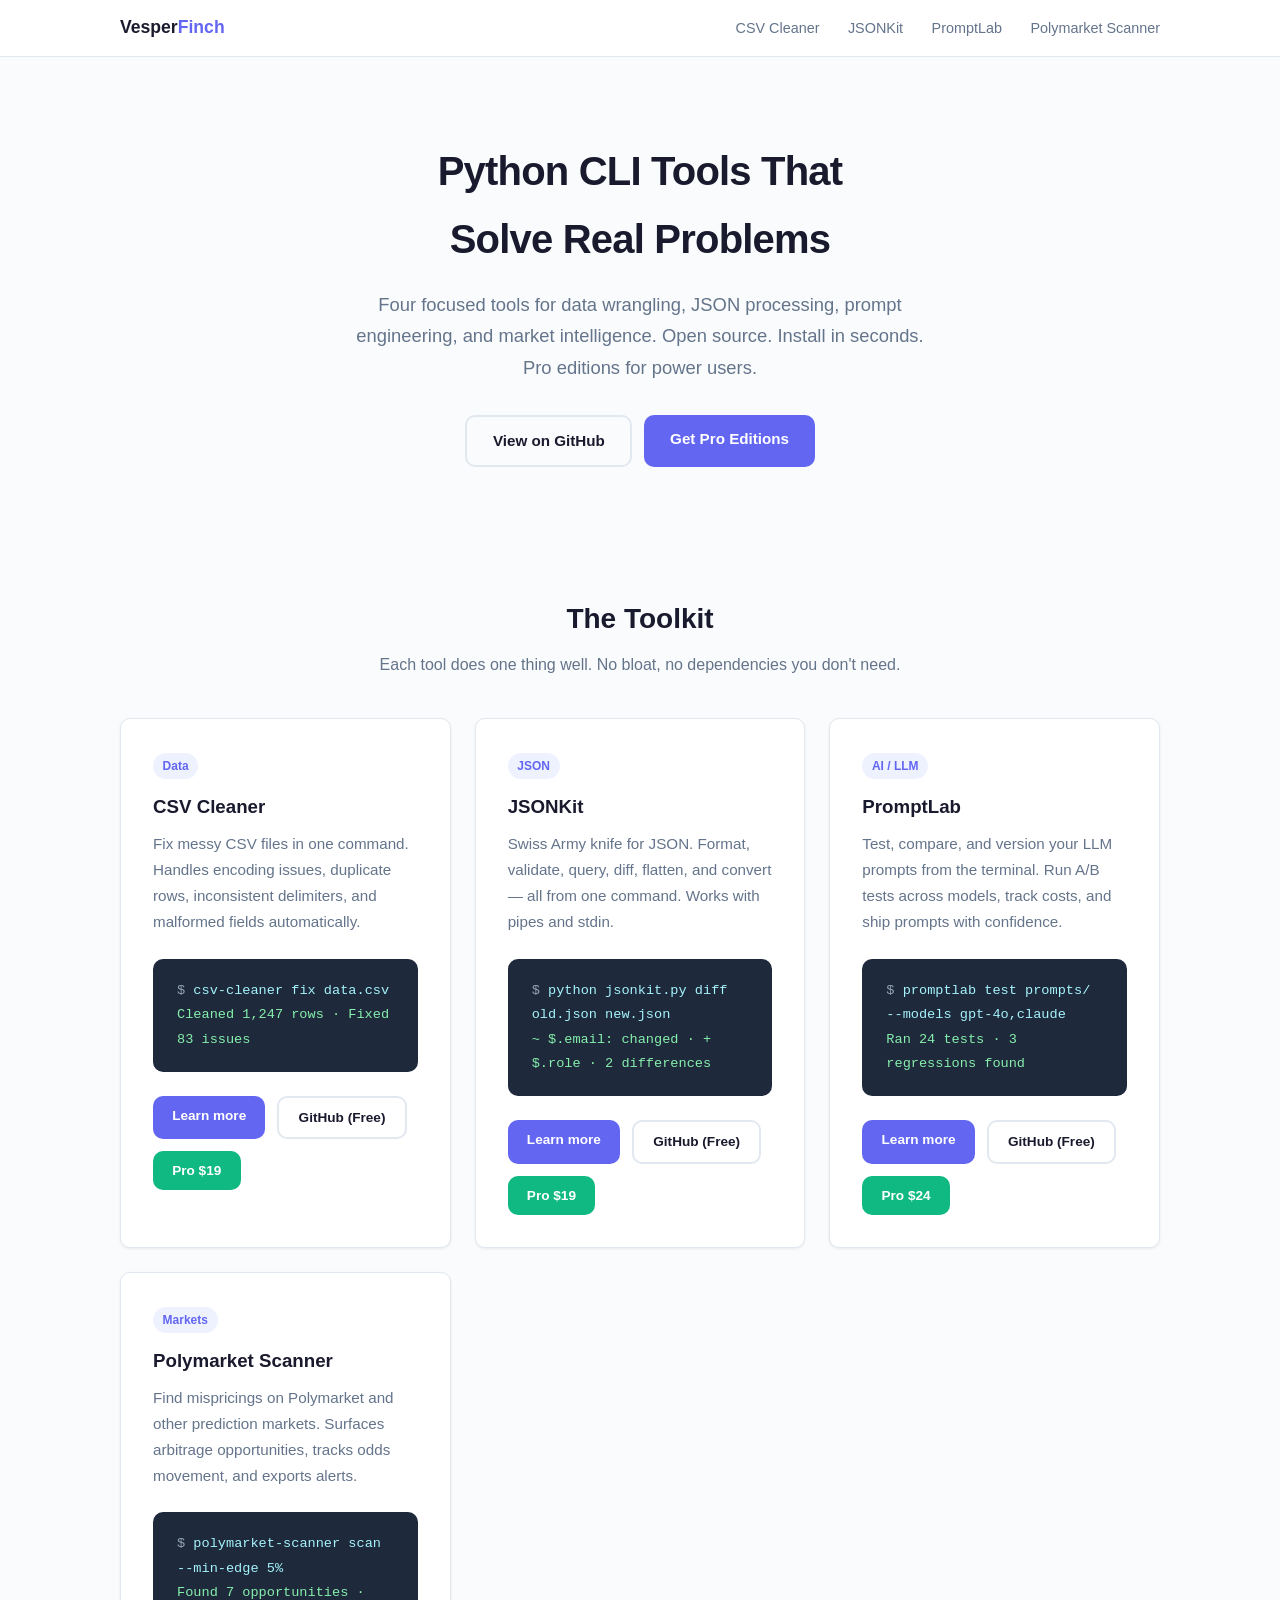
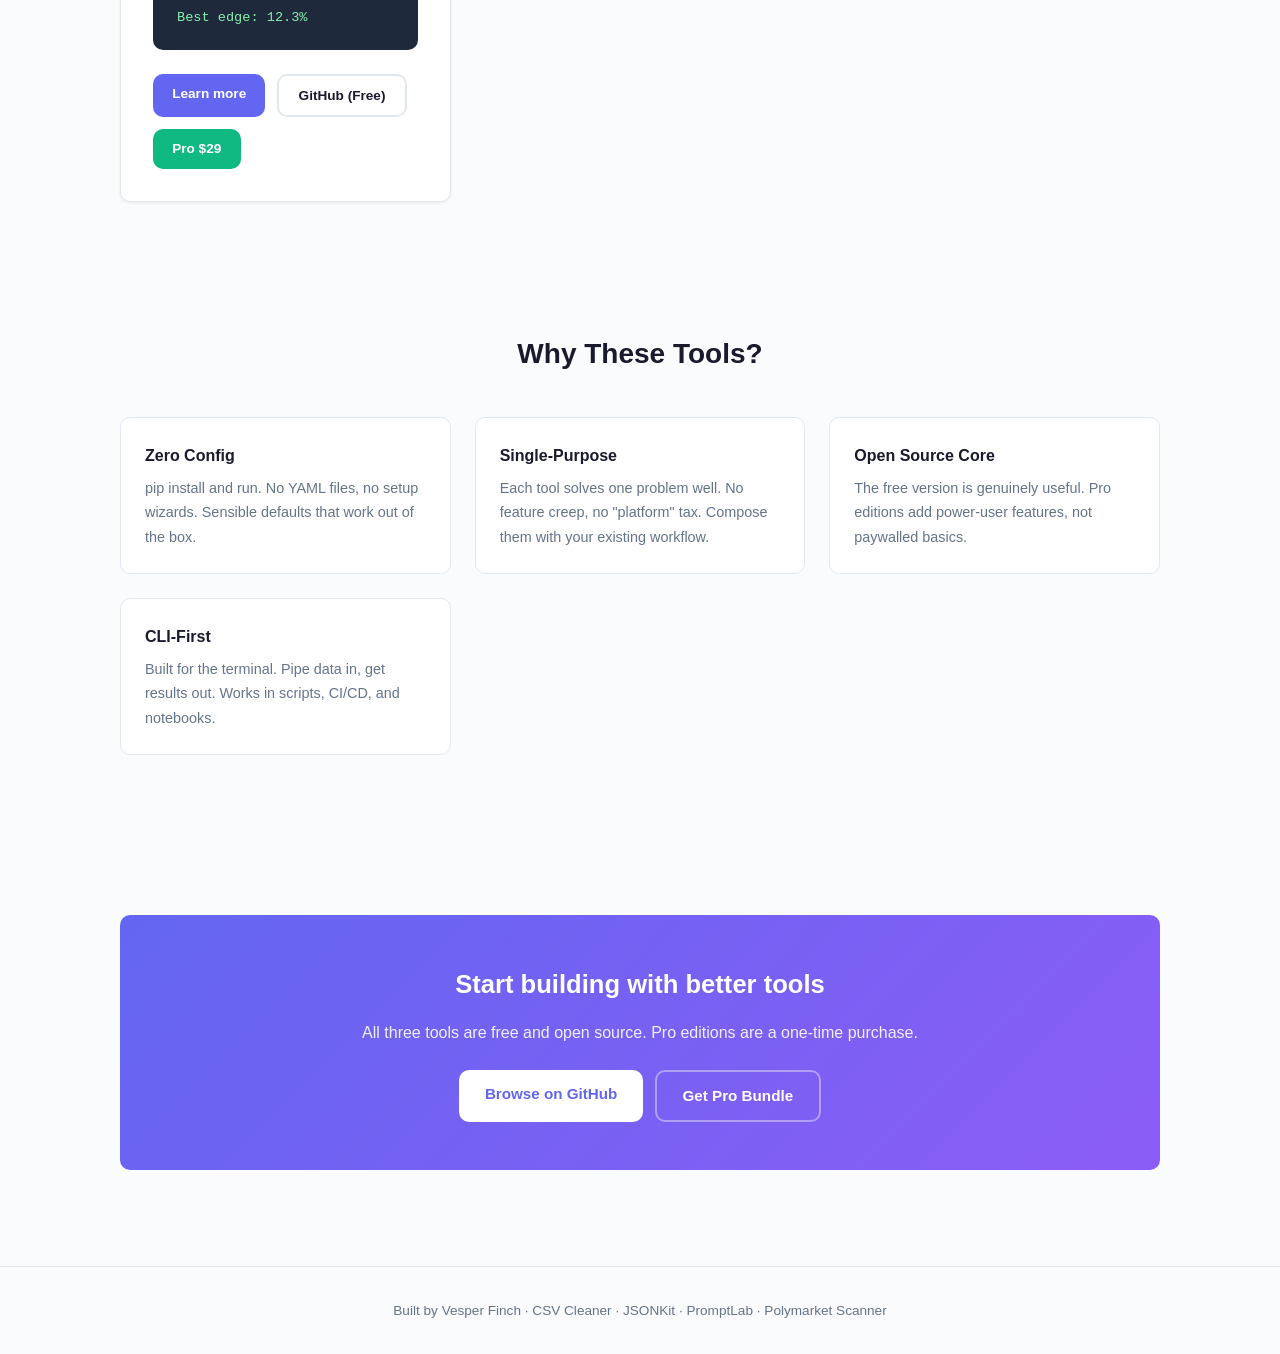
<file: index.html>
<!DOCTYPE html>
<html lang="en">
<head>
<meta charset="UTF-8">
<meta name="viewport" content="width=device-width,initial-scale=1">
<title>Developer Tools by Vesper Finch — Python CLI Tools for Data, JSON, Markets, and AI</title>
<meta name="description" content="Open-source Python CLI tools for cleaning CSV data, working with JSON, testing LLM prompts, and scanning prediction markets. Free to use, Pro editions available.">
<meta name="robots" content="index,follow">
<link rel="canonical" href="https://tools.vesperfinch.com/">
<meta property="og:type" content="website">
<meta property="og:title" content="Developer Tools by Vesper Finch — Python CLI Tools for Data, Markets, and AI">
<meta property="og:description" content="Open-source Python CLI tools for cleaning CSV data, testing LLM prompts, and scanning prediction markets.">
<meta property="og:url" content="https://tools.vesperfinch.com/">
<meta name="twitter:card" content="summary_large_image">
<meta name="twitter:title" content="Developer Tools by Vesper Finch">
<meta name="twitter:description" content="Python CLI tools for data, markets, and AI. Free & open source.">
<link rel="stylesheet" href="style.css">
<script type="application/ld+json">
{
  "@context":"https://schema.org",
  "@type":"WebSite",
  "name":"Vesper Finch Developer Tools",
  "url":"https://tools.vesperfinch.com/",
  "description":"Open-source Python CLI tools for data cleaning, LLM prompt testing, and prediction market analysis.",
  "author":{"@type":"Organization","name":"Vesper Finch"}
}
</script>
</head>
<body>

<header>
  <div class="container">
    <a href="index.html" class="logo">Vesper<span>Finch</span></a>
    <nav>
      <a href="csv-cleaner.html">CSV Cleaner</a>
      <a href="jsonkit.html">JSONKit</a>
      <a href="promptlab.html">PromptLab</a>
      <a href="polymarket-scanner.html">Polymarket Scanner</a>
    </nav>
  </div>
</header>

<section class="hero">
  <div class="container">
    <h1>Python CLI Tools That<br>Solve Real Problems</h1>
    <p class="subtitle">Four focused tools for data wrangling, JSON processing, prompt engineering, and market intelligence. Open source. Install in seconds. Pro editions for power users.</p>
    <div class="btn-group">
      <a href="https://github.com/vesper-astrena" class="btn btn-outline">View on GitHub</a>
      <a href="https://vesperfinch.gumroad.com" class="btn btn-primary">Get Pro Editions</a>
    </div>
  </div>
</section>

<section>
  <div class="container">
    <div class="section-header">
      <h2>The Toolkit</h2>
      <p>Each tool does one thing well. No bloat, no dependencies you don't need.</p>
    </div>

    <div class="cards">

      <!-- CSV Cleaner -->
      <div class="card">
        <span class="badge">Data</span>
        <h3>CSV Cleaner</h3>
        <p>Fix messy CSV files in one command. Handles encoding issues, duplicate rows, inconsistent delimiters, and malformed fields automatically.</p>
        <div class="code-block">
          <span class="prompt">$</span> <span class="cmd">csv-cleaner fix data.csv</span><br>
          <span class="out">Cleaned 1,247 rows &middot; Fixed 83 issues</span>
        </div>
        <div class="btn-group" style="justify-content:flex-start">
          <a href="csv-cleaner.html" class="btn btn-primary" style="padding:.5rem 1.2rem;font-size:.85rem">Learn more</a>
          <a href="https://github.com/vesper-astrena/csv-cleaner" class="btn btn-outline" style="padding:.5rem 1.2rem;font-size:.85rem">GitHub (Free)</a>
          <a href="https://vesperfinch.gumroad.com/l/zgnbf" class="btn btn-green" style="padding:.5rem 1.2rem;font-size:.85rem">Pro $19</a>
        </div>
      </div>

      <!-- JSONKit -->
      <div class="card">
        <span class="badge">JSON</span>
        <h3>JSONKit</h3>
        <p>Swiss Army knife for JSON. Format, validate, query, diff, flatten, and convert — all from one command. Works with pipes and stdin.</p>
        <div class="code-block">
          <span class="prompt">$</span> <span class="cmd">python jsonkit.py diff old.json new.json</span><br>
          <span class="out">~ $.email: changed &middot; + $.role &middot; 2 differences</span>
        </div>
        <div class="btn-group" style="justify-content:flex-start">
          <a href="jsonkit.html" class="btn btn-primary" style="padding:.5rem 1.2rem;font-size:.85rem">Learn more</a>
          <a href="https://github.com/vesper-astrena/jsonkit" class="btn btn-outline" style="padding:.5rem 1.2rem;font-size:.85rem">GitHub (Free)</a>
          <a href="https://vesperfinch.gumroad.com/l/jsonkit" class="btn btn-green" style="padding:.5rem 1.2rem;font-size:.85rem">Pro $19</a>
        </div>
      </div>

      <!-- PromptLab -->
      <div class="card">
        <span class="badge">AI / LLM</span>
        <h3>PromptLab</h3>
        <p>Test, compare, and version your LLM prompts from the terminal. Run A/B tests across models, track costs, and ship prompts with confidence.</p>
        <div class="code-block">
          <span class="prompt">$</span> <span class="cmd">promptlab test prompts/ --models gpt-4o,claude</span><br>
          <span class="out">Ran 24 tests &middot; 3 regressions found</span>
        </div>
        <div class="btn-group" style="justify-content:flex-start">
          <a href="promptlab.html" class="btn btn-primary" style="padding:.5rem 1.2rem;font-size:.85rem">Learn more</a>
          <a href="https://github.com/vesper-astrena/promptlab" class="btn btn-outline" style="padding:.5rem 1.2rem;font-size:.85rem">GitHub (Free)</a>
          <a href="https://vesperfinch.gumroad.com/l/qopfk" class="btn btn-green" style="padding:.5rem 1.2rem;font-size:.85rem">Pro $24</a>
        </div>
      </div>

      <!-- Polymarket Scanner -->
      <div class="card">
        <span class="badge">Markets</span>
        <h3>Polymarket Scanner</h3>
        <p>Find mispricings on Polymarket and other prediction markets. Surfaces arbitrage opportunities, tracks odds movement, and exports alerts.</p>
        <div class="code-block">
          <span class="prompt">$</span> <span class="cmd">polymarket-scanner scan --min-edge 5%</span><br>
          <span class="out">Found 7 opportunities &middot; Best edge: 12.3%</span>
        </div>
        <div class="btn-group" style="justify-content:flex-start">
          <a href="polymarket-scanner.html" class="btn btn-primary" style="padding:.5rem 1.2rem;font-size:.85rem">Learn more</a>
          <a href="https://github.com/vesper-astrena/polymarket-scanner" class="btn btn-outline" style="padding:.5rem 1.2rem;font-size:.85rem">GitHub (Free)</a>
          <a href="https://vesperfinch.gumroad.com/l/kxbax" class="btn btn-green" style="padding:.5rem 1.2rem;font-size:.85rem">Pro $29</a>
        </div>
      </div>

    </div>
  </div>
</section>

<section>
  <div class="container">
    <div class="section-header">
      <h2>Why These Tools?</h2>
    </div>
    <div class="features">
      <div class="feature">
        <h4>Zero Config</h4>
        <p>pip install and run. No YAML files, no setup wizards. Sensible defaults that work out of the box.</p>
      </div>
      <div class="feature">
        <h4>Single-Purpose</h4>
        <p>Each tool solves one problem well. No feature creep, no "platform" tax. Compose them with your existing workflow.</p>
      </div>
      <div class="feature">
        <h4>Open Source Core</h4>
        <p>The free version is genuinely useful. Pro editions add power-user features, not paywalled basics.</p>
      </div>
      <div class="feature">
        <h4>CLI-First</h4>
        <p>Built for the terminal. Pipe data in, get results out. Works in scripts, CI/CD, and notebooks.</p>
      </div>
    </div>
  </div>
</section>

<section>
  <div class="container">
    <div class="cta-banner">
      <h2>Start building with better tools</h2>
      <p>All three tools are free and open source. Pro editions are a one-time purchase.</p>
      <div class="btn-group">
        <a href="https://github.com/vesper-astrena" class="btn btn-primary">Browse on GitHub</a>
        <a href="https://vesperfinch.gumroad.com" class="btn btn-outline">Get Pro Bundle</a>
      </div>
    </div>
  </div>
</section>

<footer>
  <div class="container">
    <p>Built by <a href="https://github.com/vesper-astrena">Vesper Finch</a> &middot; <a href="csv-cleaner.html">CSV Cleaner</a> &middot; <a href="jsonkit.html">JSONKit</a> &middot; <a href="promptlab.html">PromptLab</a> &middot; <a href="polymarket-scanner.html">Polymarket Scanner</a></p>
  </div>
</footer>

</body>
</html>
</file>
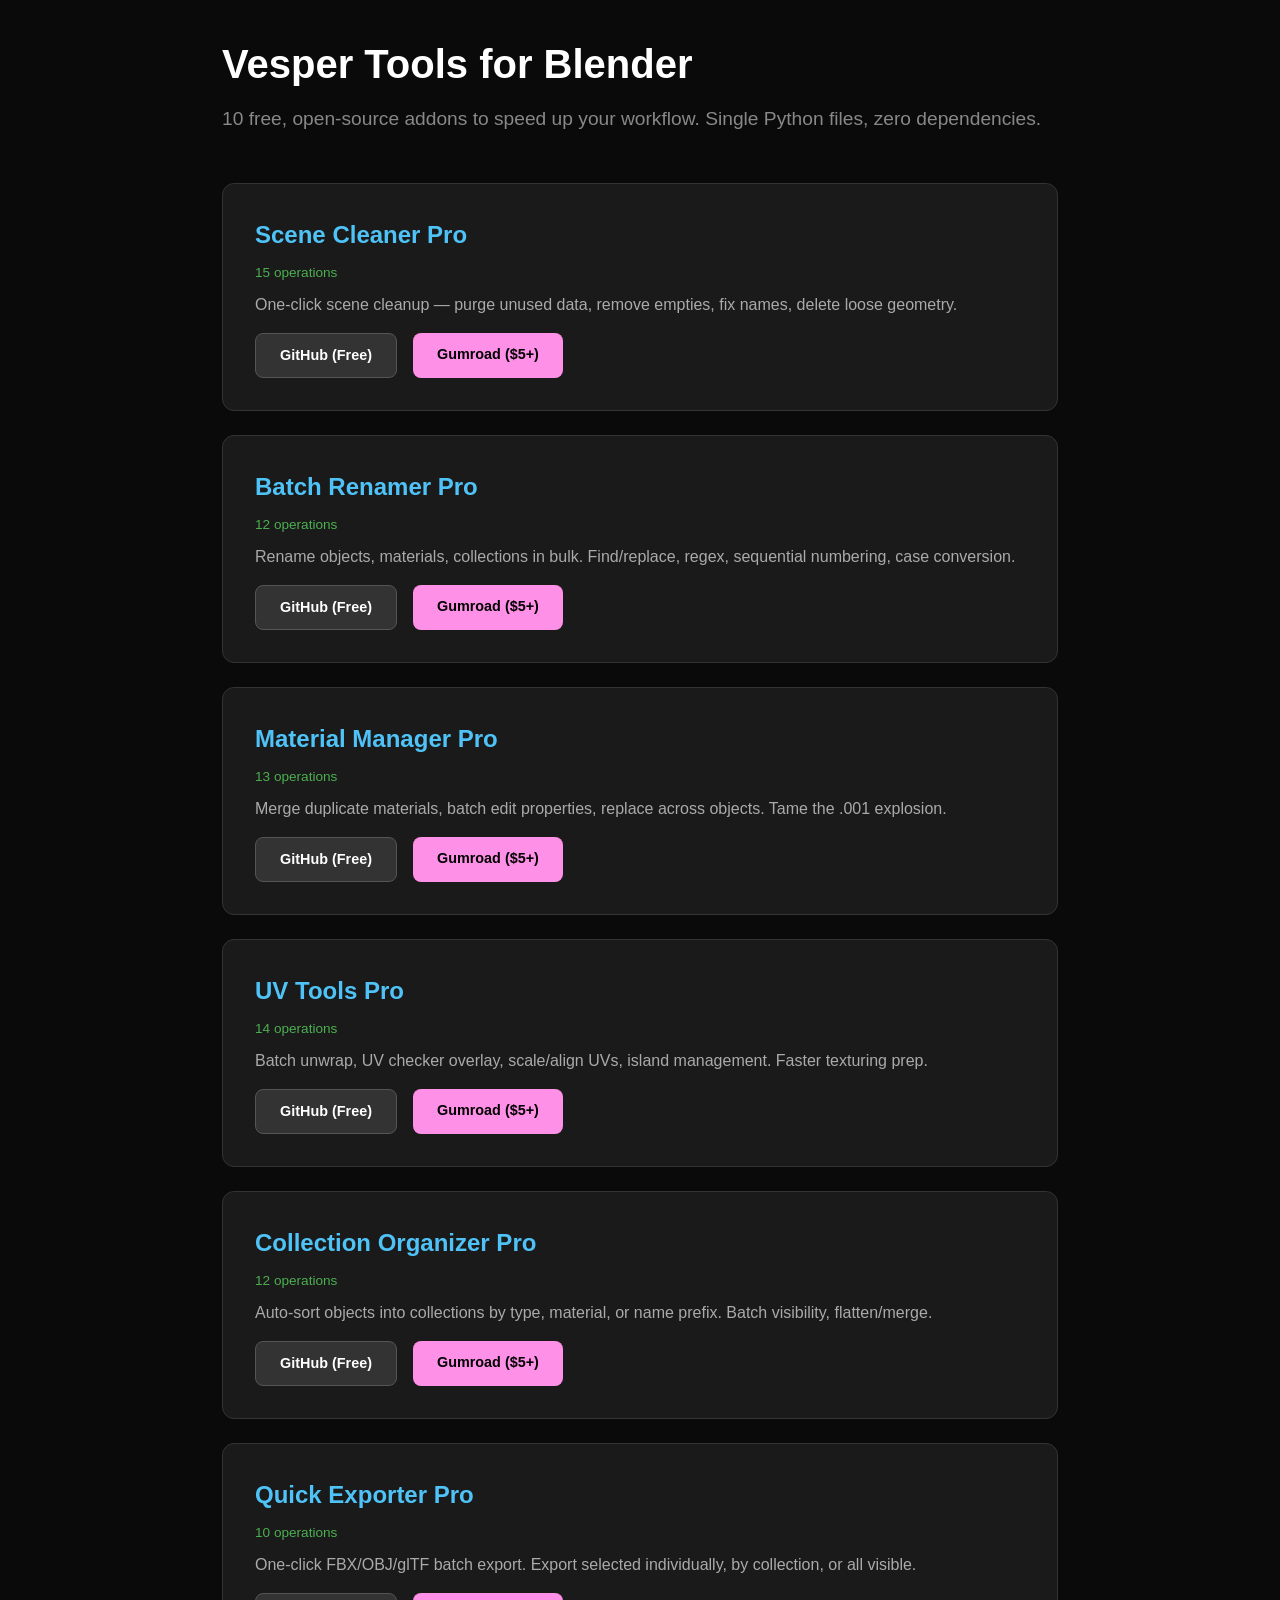
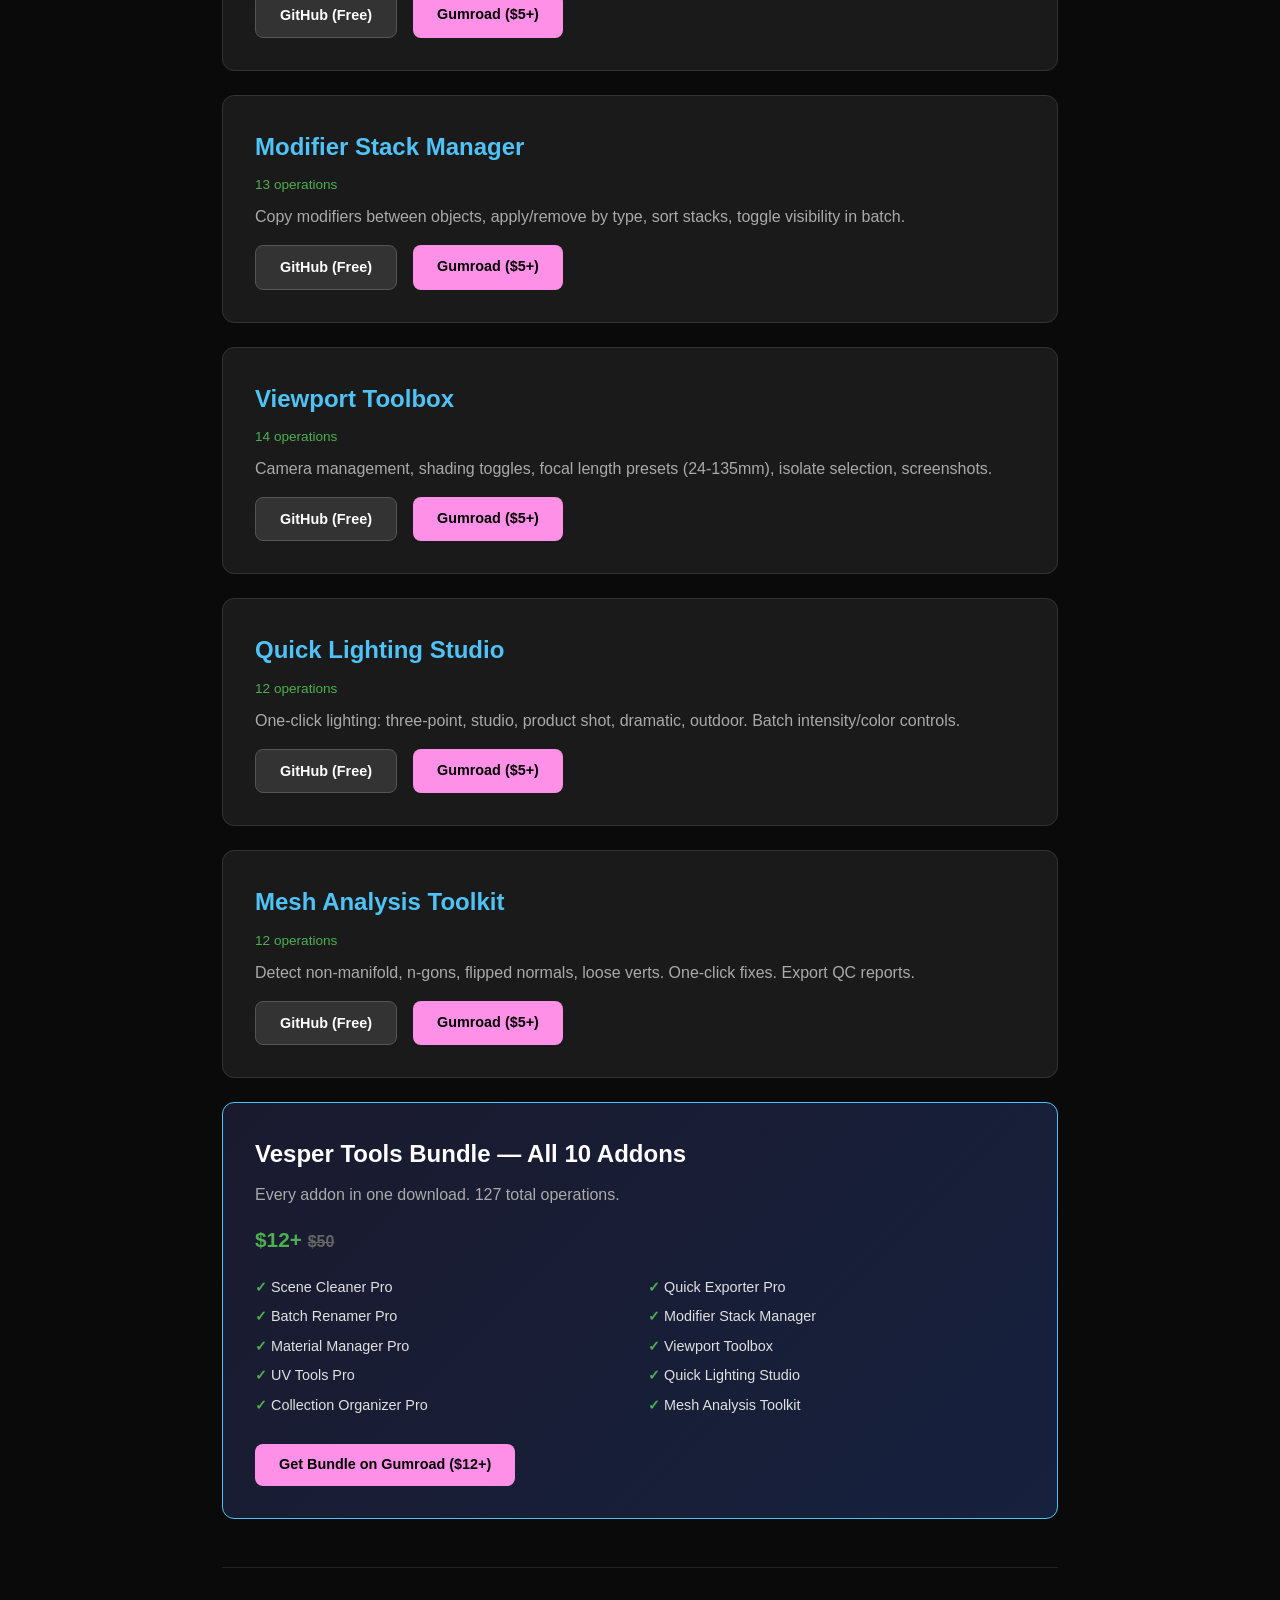
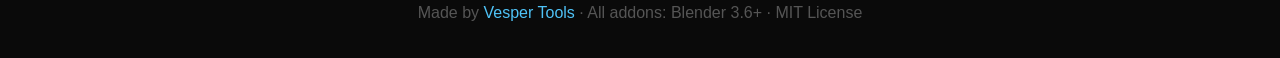
<file: blender-tools.html>
<!DOCTYPE html>
<html lang="en">
<head>
    <meta charset="UTF-8">
    <meta name="viewport" content="width=device-width, initial-scale=1.0">
    <title>Vesper Tools — 10 Free Blender Addons</title>
    <meta name="description" content="10 free open-source Blender addons: scene cleanup, batch renaming, material management, UV tools, collection organizer, batch export, modifier manager, viewport controls, lighting presets, mesh QC.">
    <style>
        * { margin: 0; padding: 0; box-sizing: border-box; }
        body { font-family: -apple-system, BlinkMacSystemFont, 'Segoe UI', sans-serif; background: #0a0a0a; color: #e0e0e0; line-height: 1.6; }
        .container { max-width: 900px; margin: 0 auto; padding: 2rem; }
        h1 { font-size: 2.5rem; margin-bottom: 0.5rem; color: #fff; }
        .subtitle { color: #888; font-size: 1.2rem; margin-bottom: 3rem; }
        .addon { background: #1a1a1a; border: 1px solid #333; border-radius: 12px; padding: 2rem; margin-bottom: 1.5rem; }
        .addon h2 { color: #4fc3f7; margin-bottom: 0.5rem; font-size: 1.5rem; }
        .addon .ops { color: #4caf50; font-size: 0.85rem; margin-bottom: 0.5rem; }
        .addon p { color: #aaa; margin-bottom: 1rem; }
        .features { list-style: none; margin-bottom: 1.5rem; }
        .features li { padding: 0.2rem 0; }
        .features li::before { content: "✓ "; color: #4caf50; font-weight: bold; }
        .links { display: flex; gap: 1rem; flex-wrap: wrap; }
        .links a { display: inline-block; padding: 0.6rem 1.5rem; border-radius: 8px; text-decoration: none; font-weight: 600; font-size: 0.9rem; }
        .btn-github { background: #333; color: #fff; border: 1px solid #555; }
        .btn-github:hover { background: #444; }
        .btn-gumroad { background: #ff90e8; color: #000; }
        .btn-gumroad:hover { background: #ff70d8; }
        .bundle { background: linear-gradient(135deg, #1a1a2e, #16213e); border: 1px solid #4fc3f7; }
        .bundle h2 { color: #fff; }
        .price { font-size: 1.3rem; color: #4caf50; font-weight: bold; margin: 1rem 0; }
        .price s { color: #666; font-size: 1rem; }
        .grid { display: grid; grid-template-columns: 1fr 1fr; gap: 1rem; }
        .grid .features li { font-size: 0.9rem; }
        footer { text-align: center; color: #555; margin-top: 3rem; padding-top: 2rem; border-top: 1px solid #222; }
        footer a { color: #4fc3f7; text-decoration: none; }
        @media (max-width: 600px) { h1 { font-size: 1.8rem; } .container { padding: 1rem; } .grid { grid-template-columns: 1fr; } }
    </style>
</head>
<body>
    <div class="container">
        <h1>Vesper Tools for Blender</h1>
        <p class="subtitle">10 free, open-source addons to speed up your workflow. Single Python files, zero dependencies.</p>

        <div class="addon">
            <h2>Scene Cleaner Pro</h2>
            <div class="ops">15 operations</div>
            <p>One-click scene cleanup — purge unused data, remove empties, fix names, delete loose geometry.</p>
            <div class="links">
                <a href="https://github.com/vesper-astrena/blender-scene-cleaner" class="btn-github">GitHub (Free)</a>
                <a href="https://vesperfinch.gumroad.com/l/scene-cleaner-pro" class="btn-gumroad">Gumroad ($5+)</a>
            </div>
        </div>

        <div class="addon">
            <h2>Batch Renamer Pro</h2>
            <div class="ops">12 operations</div>
            <p>Rename objects, materials, collections in bulk. Find/replace, regex, sequential numbering, case conversion.</p>
            <div class="links">
                <a href="https://github.com/vesper-astrena/blender-batch-renamer" class="btn-github">GitHub (Free)</a>
                <a href="https://vesperfinch.gumroad.com/" class="btn-gumroad">Gumroad ($5+)</a>
            </div>
        </div>

        <div class="addon">
            <h2>Material Manager Pro</h2>
            <div class="ops">13 operations</div>
            <p>Merge duplicate materials, batch edit properties, replace across objects. Tame the .001 explosion.</p>
            <div class="links">
                <a href="https://github.com/vesper-astrena/blender-material-manager" class="btn-github">GitHub (Free)</a>
                <a href="https://vesperfinch.gumroad.com/" class="btn-gumroad">Gumroad ($5+)</a>
            </div>
        </div>

        <div class="addon">
            <h2>UV Tools Pro</h2>
            <div class="ops">14 operations</div>
            <p>Batch unwrap, UV checker overlay, scale/align UVs, island management. Faster texturing prep.</p>
            <div class="links">
                <a href="https://github.com/vesper-astrena/blender-uv-tools" class="btn-github">GitHub (Free)</a>
                <a href="https://vesperfinch.gumroad.com/" class="btn-gumroad">Gumroad ($5+)</a>
            </div>
        </div>

        <div class="addon">
            <h2>Collection Organizer Pro</h2>
            <div class="ops">12 operations</div>
            <p>Auto-sort objects into collections by type, material, or name prefix. Batch visibility, flatten/merge.</p>
            <div class="links">
                <a href="https://github.com/vesper-astrena/blender-collection-organizer" class="btn-github">GitHub (Free)</a>
                <a href="https://vesperfinch.gumroad.com/" class="btn-gumroad">Gumroad ($5+)</a>
            </div>
        </div>

        <div class="addon">
            <h2>Quick Exporter Pro</h2>
            <div class="ops">10 operations</div>
            <p>One-click FBX/OBJ/glTF batch export. Export selected individually, by collection, or all visible.</p>
            <div class="links">
                <a href="https://github.com/vesper-astrena/blender-quick-exporter" class="btn-github">GitHub (Free)</a>
                <a href="https://vesperfinch.gumroad.com/" class="btn-gumroad">Gumroad ($5+)</a>
            </div>
        </div>

        <div class="addon">
            <h2>Modifier Stack Manager</h2>
            <div class="ops">13 operations</div>
            <p>Copy modifiers between objects, apply/remove by type, sort stacks, toggle visibility in batch.</p>
            <div class="links">
                <a href="https://github.com/vesper-astrena/blender-modifier-manager" class="btn-github">GitHub (Free)</a>
                <a href="https://vesperfinch.gumroad.com/" class="btn-gumroad">Gumroad ($5+)</a>
            </div>
        </div>

        <div class="addon">
            <h2>Viewport Toolbox</h2>
            <div class="ops">14 operations</div>
            <p>Camera management, shading toggles, focal length presets (24-135mm), isolate selection, screenshots.</p>
            <div class="links">
                <a href="https://github.com/vesper-astrena/blender-viewport-toolbox" class="btn-github">GitHub (Free)</a>
                <a href="https://vesperfinch.gumroad.com/" class="btn-gumroad">Gumroad ($5+)</a>
            </div>
        </div>

        <div class="addon">
            <h2>Quick Lighting Studio</h2>
            <div class="ops">12 operations</div>
            <p>One-click lighting: three-point, studio, product shot, dramatic, outdoor. Batch intensity/color controls.</p>
            <div class="links">
                <a href="https://github.com/vesper-astrena/blender-quick-lighting" class="btn-github">GitHub (Free)</a>
                <a href="https://vesperfinch.gumroad.com/" class="btn-gumroad">Gumroad ($5+)</a>
            </div>
        </div>

        <div class="addon">
            <h2>Mesh Analysis Toolkit</h2>
            <div class="ops">12 operations</div>
            <p>Detect non-manifold, n-gons, flipped normals, loose verts. One-click fixes. Export QC reports.</p>
            <div class="links">
                <a href="https://github.com/vesper-astrena/blender-mesh-analysis" class="btn-github">GitHub (Free)</a>
                <a href="https://vesperfinch.gumroad.com/" class="btn-gumroad">Gumroad ($5+)</a>
            </div>
        </div>

        <div class="addon bundle">
            <h2>Vesper Tools Bundle — All 10 Addons</h2>
            <p>Every addon in one download. 127 total operations.</p>
            <div class="price">$12+ <s>$50</s></div>
            <div class="grid">
                <ul class="features">
                    <li>Scene Cleaner Pro</li>
                    <li>Batch Renamer Pro</li>
                    <li>Material Manager Pro</li>
                    <li>UV Tools Pro</li>
                    <li>Collection Organizer Pro</li>
                </ul>
                <ul class="features">
                    <li>Quick Exporter Pro</li>
                    <li>Modifier Stack Manager</li>
                    <li>Viewport Toolbox</li>
                    <li>Quick Lighting Studio</li>
                    <li>Mesh Analysis Toolkit</li>
                </ul>
            </div>
            <div class="links">
                <a href="https://vesperfinch.gumroad.com/" class="btn-gumroad">Get Bundle on Gumroad ($12+)</a>
            </div>
        </div>

        <footer>
            <p>Made by <a href="https://github.com/vesper-astrena">Vesper Tools</a> · All addons: Blender 3.6+ · MIT License</p>
        </footer>
    </div>
</body>
</html>
</file>
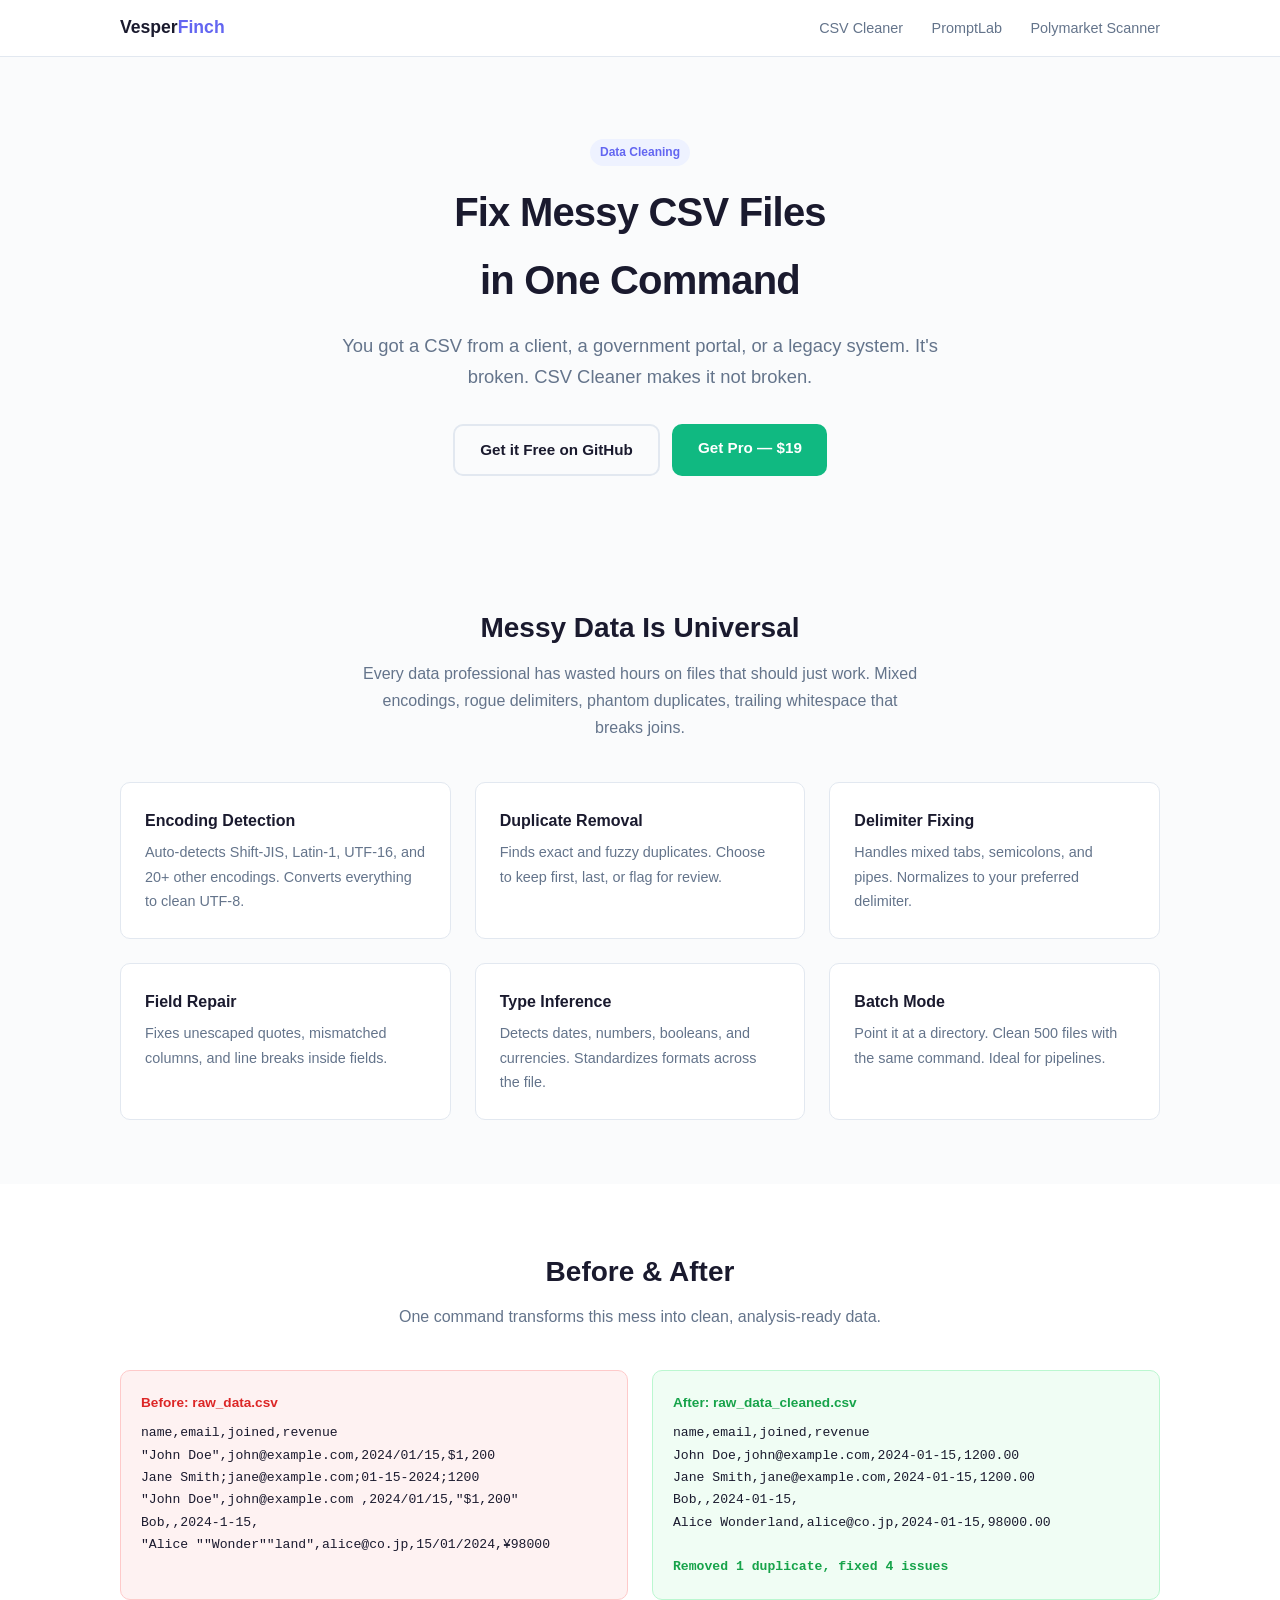
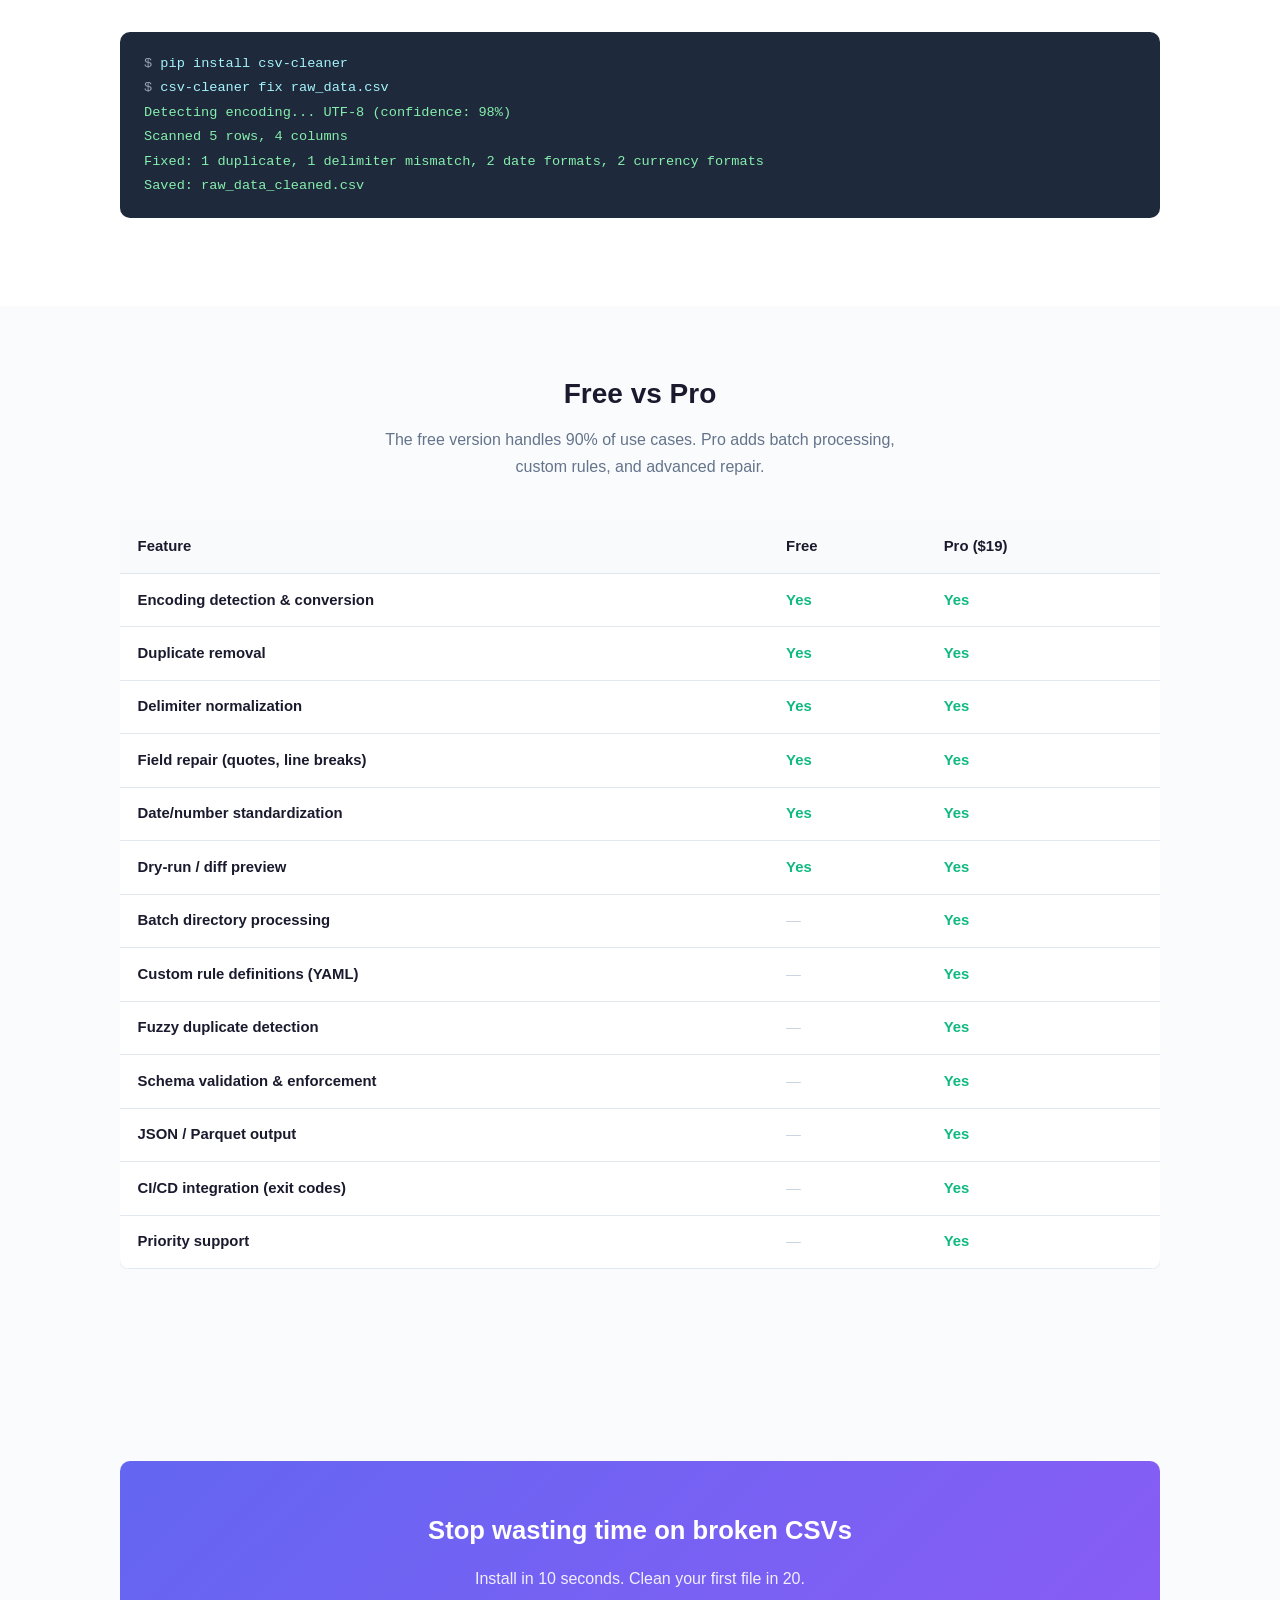
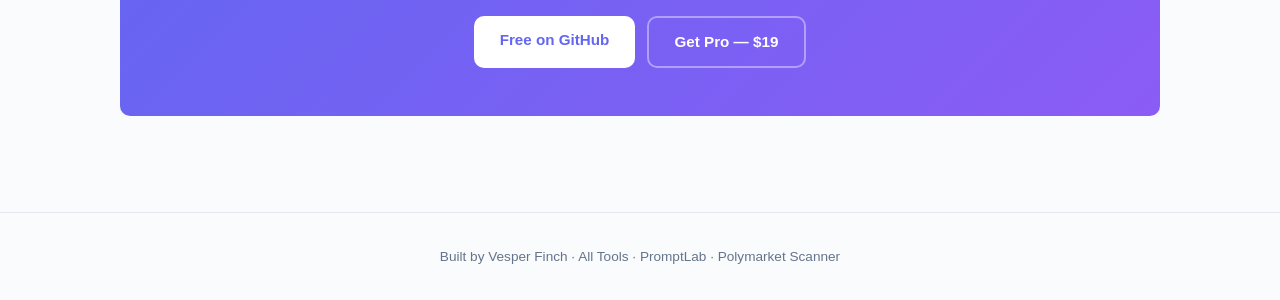
<file: csv-cleaner.html>
<!DOCTYPE html>
<html lang="en">
<head>
<meta charset="UTF-8">
<meta name="viewport" content="width=device-width,initial-scale=1">
<title>CSV Cleaner — Fix Messy CSV Files in One Command | Python Tool</title>
<meta name="description" content="CSV Cleaner automatically fixes encoding issues, duplicate rows, inconsistent delimiters, and malformed fields. One command, clean data. Free and open source Python CLI.">
<meta name="robots" content="index,follow">
<link rel="canonical" href="https://tools.vesperfinch.com/csv-cleaner.html">
<meta property="og:type" content="product">
<meta property="og:title" content="CSV Cleaner — Fix Messy CSV Files in One Command">
<meta property="og:description" content="Automatically fix encoding issues, duplicates, bad delimiters, and malformed fields. Python CLI tool.">
<meta property="og:url" content="https://tools.vesperfinch.com/csv-cleaner.html">
<meta name="twitter:card" content="summary_large_image">
<meta name="twitter:title" content="CSV Cleaner — Fix Messy CSV Files in One Command">
<meta name="twitter:description" content="Python CLI that cleans messy CSV files automatically. Free & open source.">
<link rel="stylesheet" href="style.css">
<script type="application/ld+json">
{
  "@context":"https://schema.org",
  "@type":"SoftwareApplication",
  "name":"CSV Cleaner",
  "applicationCategory":"DeveloperApplication",
  "operatingSystem":"Windows, macOS, Linux",
  "offers":[
    {"@type":"Offer","price":"0","priceCurrency":"USD","description":"Free open-source edition","url":"https://github.com/vesper-astrena/csv-cleaner"},
    {"@type":"Offer","price":"19","priceCurrency":"USD","description":"Pro edition with advanced features","url":"https://vesperfinch.gumroad.com/l/zgnbf"}
  ],
  "author":{"@type":"Organization","name":"Vesper Finch"},
  "description":"Fix messy CSV files in one command. Handles encoding issues, duplicate rows, inconsistent delimiters, and malformed fields."
}
</script>
</head>
<body>

<header>
  <div class="container">
    <a href="index.html" class="logo">Vesper<span>Finch</span></a>
    <nav>
      <a href="csv-cleaner.html">CSV Cleaner</a>
      <a href="promptlab.html">PromptLab</a>
      <a href="polymarket-scanner.html">Polymarket Scanner</a>
    </nav>
  </div>
</header>

<section class="hero">
  <div class="container">
    <span class="badge">Data Cleaning</span>
    <h1>Fix Messy CSV Files<br>in One Command</h1>
    <p class="subtitle">You got a CSV from a client, a government portal, or a legacy system. It's broken. CSV Cleaner makes it not broken.</p>
    <div class="btn-group">
      <a href="https://github.com/vesper-astrena/csv-cleaner" class="btn btn-outline">Get it Free on GitHub</a>
      <a href="https://vesperfinch.gumroad.com/l/zgnbf" class="btn btn-green">Get Pro &mdash; $19</a>
    </div>
  </div>
</section>

<!-- Problem -->
<section>
  <div class="container">
    <div class="section-header">
      <h2>Messy Data Is Universal</h2>
      <p>Every data professional has wasted hours on files that should just work. Mixed encodings, rogue delimiters, phantom duplicates, trailing whitespace that breaks joins.</p>
    </div>
    <div class="features">
      <div class="feature">
        <h4>Encoding Detection</h4>
        <p>Auto-detects Shift-JIS, Latin-1, UTF-16, and 20+ other encodings. Converts everything to clean UTF-8.</p>
      </div>
      <div class="feature">
        <h4>Duplicate Removal</h4>
        <p>Finds exact and fuzzy duplicates. Choose to keep first, last, or flag for review.</p>
      </div>
      <div class="feature">
        <h4>Delimiter Fixing</h4>
        <p>Handles mixed tabs, semicolons, and pipes. Normalizes to your preferred delimiter.</p>
      </div>
      <div class="feature">
        <h4>Field Repair</h4>
        <p>Fixes unescaped quotes, mismatched columns, and line breaks inside fields.</p>
      </div>
      <div class="feature">
        <h4>Type Inference</h4>
        <p>Detects dates, numbers, booleans, and currencies. Standardizes formats across the file.</p>
      </div>
      <div class="feature">
        <h4>Batch Mode</h4>
        <p>Point it at a directory. Clean 500 files with the same command. Ideal for pipelines.</p>
      </div>
    </div>
  </div>
</section>

<!-- Before/After -->
<section style="background:var(--surface)">
  <div class="container">
    <div class="section-header">
      <h2>Before &amp; After</h2>
      <p>One command transforms this mess into clean, analysis-ready data.</p>
    </div>

    <div class="ba-grid">
      <div class="ba-box ba-before">
        <div class="ba-label" style="color:#dc2626">Before: raw_data.csv</div>
name,email,joined,revenue<br>
"John Doe",john@example.com,2024/01/15,$1,200<br>
Jane Smith;jane@example.com;01-15-2024;1200<br>
"John  Doe",john@example.com ,2024/01/15,"$1,200"<br>
Bob,,2024-1-15,<br>
"Alice ""Wonder""land",alice@co.jp,15/01/2024,&yen;98000<br>
      </div>
      <div class="ba-box ba-after">
        <div class="ba-label" style="color:#16a34a">After: raw_data_cleaned.csv</div>
name,email,joined,revenue<br>
John Doe,john@example.com,2024-01-15,1200.00<br>
Jane Smith,jane@example.com,2024-01-15,1200.00<br>
Bob,,2024-01-15,<br>
Alice Wonderland,alice@co.jp,2024-01-15,98000.00<br>
<br>
<span style="color:#16a34a;font-weight:600">Removed 1 duplicate, fixed 4 issues</span>
      </div>
    </div>

    <div class="code-block">
      <span class="prompt">$</span> <span class="cmd">pip install csv-cleaner</span><br>
      <span class="prompt">$</span> <span class="cmd">csv-cleaner fix raw_data.csv</span><br>
      <span class="out">Detecting encoding... UTF-8 (confidence: 98%)</span><br>
      <span class="out">Scanned 5 rows, 4 columns</span><br>
      <span class="out">Fixed: 1 duplicate, 1 delimiter mismatch, 2 date formats, 2 currency formats</span><br>
      <span class="out">Saved: raw_data_cleaned.csv</span>
    </div>
  </div>
</section>

<!-- Comparison Table -->
<section>
  <div class="container">
    <div class="section-header">
      <h2>Free vs Pro</h2>
      <p>The free version handles 90% of use cases. Pro adds batch processing, custom rules, and advanced repair.</p>
    </div>
    <div class="table-wrap">
      <table>
        <thead>
          <tr><th>Feature</th><th>Free</th><th>Pro ($19)</th></tr>
        </thead>
        <tbody>
          <tr><td>Encoding detection &amp; conversion</td><td class="check">Yes</td><td class="check">Yes</td></tr>
          <tr><td>Duplicate removal</td><td class="check">Yes</td><td class="check">Yes</td></tr>
          <tr><td>Delimiter normalization</td><td class="check">Yes</td><td class="check">Yes</td></tr>
          <tr><td>Field repair (quotes, line breaks)</td><td class="check">Yes</td><td class="check">Yes</td></tr>
          <tr><td>Date/number standardization</td><td class="check">Yes</td><td class="check">Yes</td></tr>
          <tr><td>Dry-run / diff preview</td><td class="check">Yes</td><td class="check">Yes</td></tr>
          <tr><td>Batch directory processing</td><td class="cross">&mdash;</td><td class="check">Yes</td></tr>
          <tr><td>Custom rule definitions (YAML)</td><td class="cross">&mdash;</td><td class="check">Yes</td></tr>
          <tr><td>Fuzzy duplicate detection</td><td class="cross">&mdash;</td><td class="check">Yes</td></tr>
          <tr><td>Schema validation &amp; enforcement</td><td class="cross">&mdash;</td><td class="check">Yes</td></tr>
          <tr><td>JSON / Parquet output</td><td class="cross">&mdash;</td><td class="check">Yes</td></tr>
          <tr><td>CI/CD integration (exit codes)</td><td class="cross">&mdash;</td><td class="check">Yes</td></tr>
          <tr><td>Priority support</td><td class="cross">&mdash;</td><td class="check">Yes</td></tr>
        </tbody>
      </table>
    </div>
  </div>
</section>

<!-- CTA -->
<section>
  <div class="container">
    <div class="cta-banner">
      <h2>Stop wasting time on broken CSVs</h2>
      <p>Install in 10 seconds. Clean your first file in 20.</p>
      <div class="btn-group">
        <a href="https://github.com/vesper-astrena/csv-cleaner" class="btn btn-primary">Free on GitHub</a>
        <a href="https://vesperfinch.gumroad.com/l/zgnbf" class="btn btn-outline">Get Pro &mdash; $19</a>
      </div>
    </div>
  </div>
</section>

<footer>
  <div class="container">
    <p>Built by <a href="https://github.com/vesper-astrena">Vesper Finch</a> &middot; <a href="index.html">All Tools</a> &middot; <a href="promptlab.html">PromptLab</a> &middot; <a href="polymarket-scanner.html">Polymarket Scanner</a></p>
  </div>
</footer>

</body>
</html>
</file>
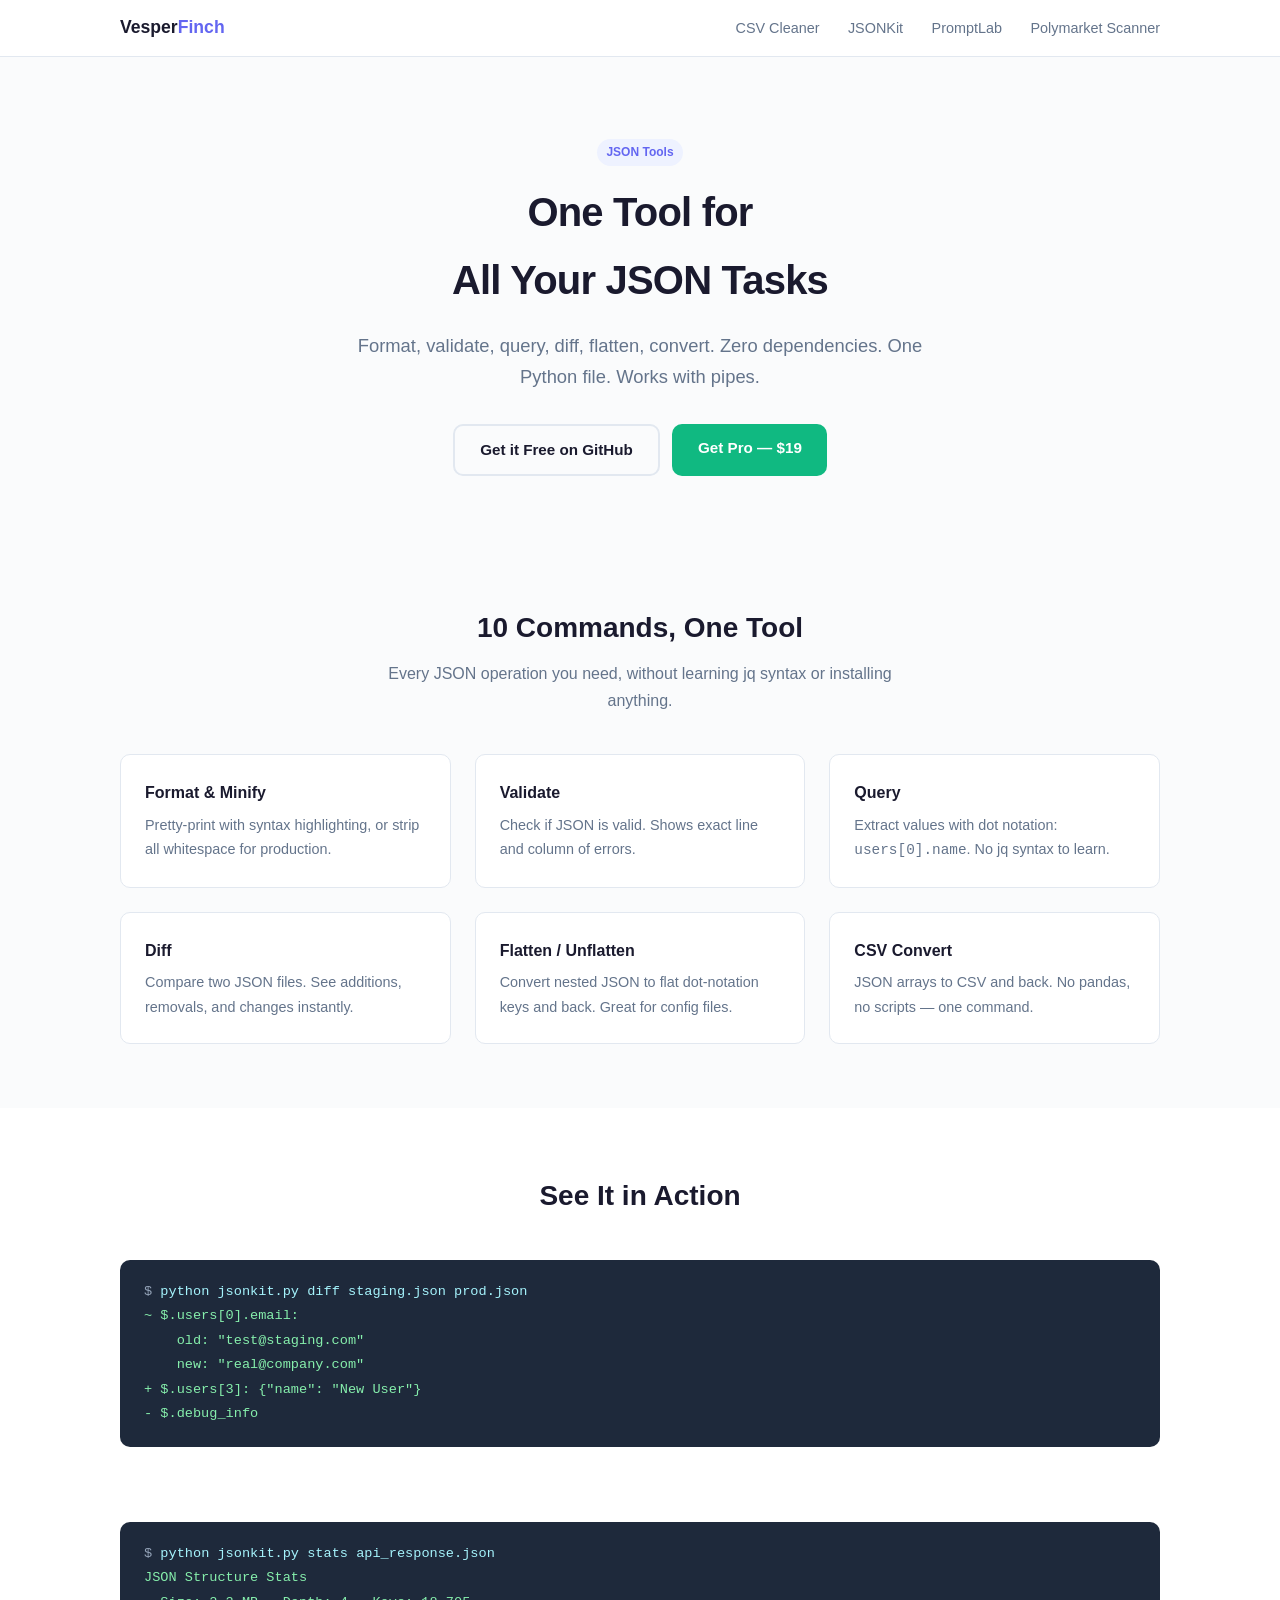
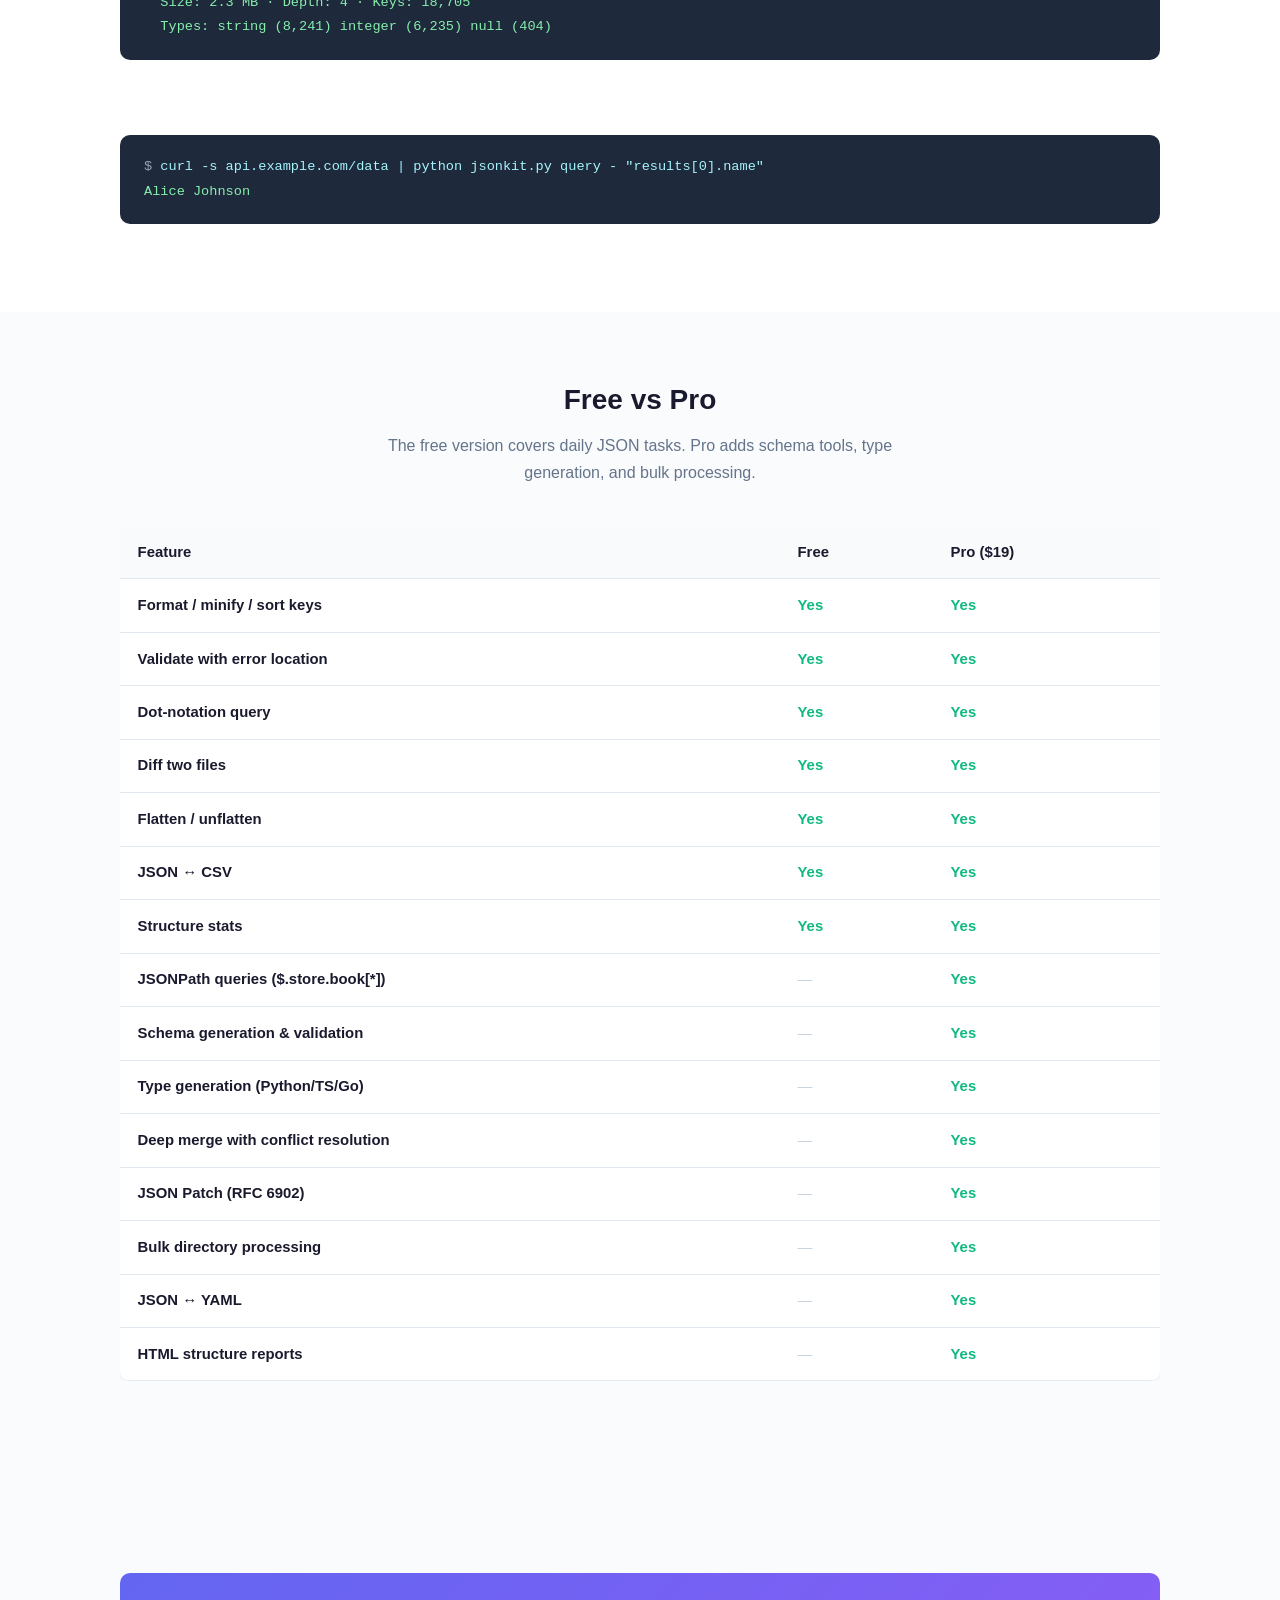
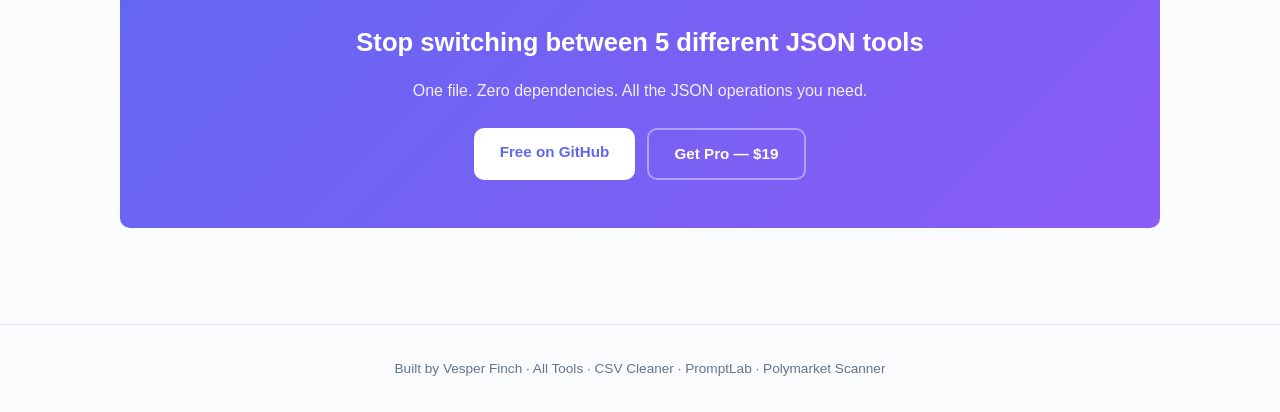
<file: jsonkit.html>
<!DOCTYPE html>
<html lang="en">
<head>
<meta charset="UTF-8">
<meta name="viewport" content="width=device-width,initial-scale=1">
<title>JSONKit — Swiss Army Knife for JSON | Python CLI Tool</title>
<meta name="description" content="Format, validate, query, diff, flatten, and convert JSON from the command line. Zero dependencies, Python 3.10+. Free and open source.">
<meta name="robots" content="index,follow">
<link rel="canonical" href="https://vesper-astrena.github.io/devtools/jsonkit.html">
<meta property="og:type" content="product">
<meta property="og:title" content="JSONKit — Swiss Army Knife for JSON">
<meta property="og:description" content="Format, validate, query, diff, flatten, and convert JSON from the command line. Python CLI tool.">
<meta property="og:url" content="https://vesper-astrena.github.io/devtools/jsonkit.html">
<meta name="twitter:card" content="summary_large_image">
<meta name="twitter:title" content="JSONKit — Swiss Army Knife for JSON">
<meta name="twitter:description" content="Python CLI that handles all your JSON tasks. Free & open source.">
<link rel="stylesheet" href="style.css">
<script type="application/ld+json">
{
  "@context":"https://schema.org",
  "@type":"SoftwareApplication",
  "name":"JSONKit",
  "applicationCategory":"DeveloperApplication",
  "operatingSystem":"Windows, macOS, Linux",
  "offers":[
    {"@type":"Offer","price":"0","priceCurrency":"USD","description":"Free open-source edition","url":"https://github.com/vesper-astrena/jsonkit"},
    {"@type":"Offer","price":"19","priceCurrency":"USD","description":"Pro edition with advanced features","url":"https://vesperfinch.gumroad.com/l/jsonkit"}
  ],
  "author":{"@type":"Organization","name":"Vesper Finch"},
  "description":"Swiss Army knife for JSON. Format, validate, query, diff, flatten, convert — all from one command."
}
</script>
</head>
<body>

<header>
  <div class="container">
    <a href="index.html" class="logo">Vesper<span>Finch</span></a>
    <nav>
      <a href="csv-cleaner.html">CSV Cleaner</a>
      <a href="jsonkit.html">JSONKit</a>
      <a href="promptlab.html">PromptLab</a>
      <a href="polymarket-scanner.html">Polymarket Scanner</a>
    </nav>
  </div>
</header>

<section class="hero">
  <div class="container">
    <span class="badge">JSON Tools</span>
    <h1>One Tool for<br>All Your JSON Tasks</h1>
    <p class="subtitle">Format, validate, query, diff, flatten, convert. Zero dependencies. One Python file. Works with pipes.</p>
    <div class="btn-group">
      <a href="https://github.com/vesper-astrena/jsonkit" class="btn btn-outline">Get it Free on GitHub</a>
      <a href="https://vesperfinch.gumroad.com/l/jsonkit" class="btn btn-green">Get Pro &mdash; $19</a>
    </div>
  </div>
</section>

<section>
  <div class="container">
    <div class="section-header">
      <h2>10 Commands, One Tool</h2>
      <p>Every JSON operation you need, without learning jq syntax or installing anything.</p>
    </div>
    <div class="features">
      <div class="feature">
        <h4>Format &amp; Minify</h4>
        <p>Pretty-print with syntax highlighting, or strip all whitespace for production.</p>
      </div>
      <div class="feature">
        <h4>Validate</h4>
        <p>Check if JSON is valid. Shows exact line and column of errors.</p>
      </div>
      <div class="feature">
        <h4>Query</h4>
        <p>Extract values with dot notation: <code>users[0].name</code>. No jq syntax to learn.</p>
      </div>
      <div class="feature">
        <h4>Diff</h4>
        <p>Compare two JSON files. See additions, removals, and changes instantly.</p>
      </div>
      <div class="feature">
        <h4>Flatten / Unflatten</h4>
        <p>Convert nested JSON to flat dot-notation keys and back. Great for config files.</p>
      </div>
      <div class="feature">
        <h4>CSV Convert</h4>
        <p>JSON arrays to CSV and back. No pandas, no scripts — one command.</p>
      </div>
    </div>
  </div>
</section>

<section style="background:var(--surface)">
  <div class="container">
    <div class="section-header">
      <h2>See It in Action</h2>
    </div>

    <div class="code-block">
      <span class="prompt">$</span> <span class="cmd">python jsonkit.py diff staging.json prod.json</span><br>
      <span class="out">~ $.users[0].email:</span><br>
      <span class="out">&nbsp;&nbsp;&nbsp;&nbsp;old: "test@staging.com"</span><br>
      <span class="out">&nbsp;&nbsp;&nbsp;&nbsp;new: "real@company.com"</span><br>
      <span class="out">+ $.users[3]: {"name": "New User"}</span><br>
      <span class="out">- $.debug_info</span>
    </div>

    <br>

    <div class="code-block">
      <span class="prompt">$</span> <span class="cmd">python jsonkit.py stats api_response.json</span><br>
      <span class="out">JSON Structure Stats</span><br>
      <span class="out">&nbsp;&nbsp;Size: 2.3 MB &middot; Depth: 4 &middot; Keys: 18,705</span><br>
      <span class="out">&nbsp;&nbsp;Types: string (8,241) integer (6,235) null (404)</span>
    </div>

    <br>

    <div class="code-block">
      <span class="prompt">$</span> <span class="cmd">curl -s api.example.com/data | python jsonkit.py query - "results[0].name"</span><br>
      <span class="out">Alice Johnson</span>
    </div>
  </div>
</section>

<section>
  <div class="container">
    <div class="section-header">
      <h2>Free vs Pro</h2>
      <p>The free version covers daily JSON tasks. Pro adds schema tools, type generation, and bulk processing.</p>
    </div>
    <div class="table-wrap">
      <table>
        <thead>
          <tr><th>Feature</th><th>Free</th><th>Pro ($19)</th></tr>
        </thead>
        <tbody>
          <tr><td>Format / minify / sort keys</td><td class="check">Yes</td><td class="check">Yes</td></tr>
          <tr><td>Validate with error location</td><td class="check">Yes</td><td class="check">Yes</td></tr>
          <tr><td>Dot-notation query</td><td class="check">Yes</td><td class="check">Yes</td></tr>
          <tr><td>Diff two files</td><td class="check">Yes</td><td class="check">Yes</td></tr>
          <tr><td>Flatten / unflatten</td><td class="check">Yes</td><td class="check">Yes</td></tr>
          <tr><td>JSON &harr; CSV</td><td class="check">Yes</td><td class="check">Yes</td></tr>
          <tr><td>Structure stats</td><td class="check">Yes</td><td class="check">Yes</td></tr>
          <tr><td>JSONPath queries ($.store.book[*])</td><td class="cross">&mdash;</td><td class="check">Yes</td></tr>
          <tr><td>Schema generation &amp; validation</td><td class="cross">&mdash;</td><td class="check">Yes</td></tr>
          <tr><td>Type generation (Python/TS/Go)</td><td class="cross">&mdash;</td><td class="check">Yes</td></tr>
          <tr><td>Deep merge with conflict resolution</td><td class="cross">&mdash;</td><td class="check">Yes</td></tr>
          <tr><td>JSON Patch (RFC 6902)</td><td class="cross">&mdash;</td><td class="check">Yes</td></tr>
          <tr><td>Bulk directory processing</td><td class="cross">&mdash;</td><td class="check">Yes</td></tr>
          <tr><td>JSON &harr; YAML</td><td class="cross">&mdash;</td><td class="check">Yes</td></tr>
          <tr><td>HTML structure reports</td><td class="cross">&mdash;</td><td class="check">Yes</td></tr>
        </tbody>
      </table>
    </div>
  </div>
</section>

<section>
  <div class="container">
    <div class="cta-banner">
      <h2>Stop switching between 5 different JSON tools</h2>
      <p>One file. Zero dependencies. All the JSON operations you need.</p>
      <div class="btn-group">
        <a href="https://github.com/vesper-astrena/jsonkit" class="btn btn-primary">Free on GitHub</a>
        <a href="https://vesperfinch.gumroad.com/l/jsonkit" class="btn btn-outline">Get Pro &mdash; $19</a>
      </div>
    </div>
  </div>
</section>

<footer>
  <div class="container">
    <p>Built by <a href="https://github.com/vesper-astrena">Vesper Finch</a> &middot; <a href="index.html">All Tools</a> &middot; <a href="csv-cleaner.html">CSV Cleaner</a> &middot; <a href="promptlab.html">PromptLab</a> &middot; <a href="polymarket-scanner.html">Polymarket Scanner</a></p>
  </div>
</footer>

</body>
</html>
</file>
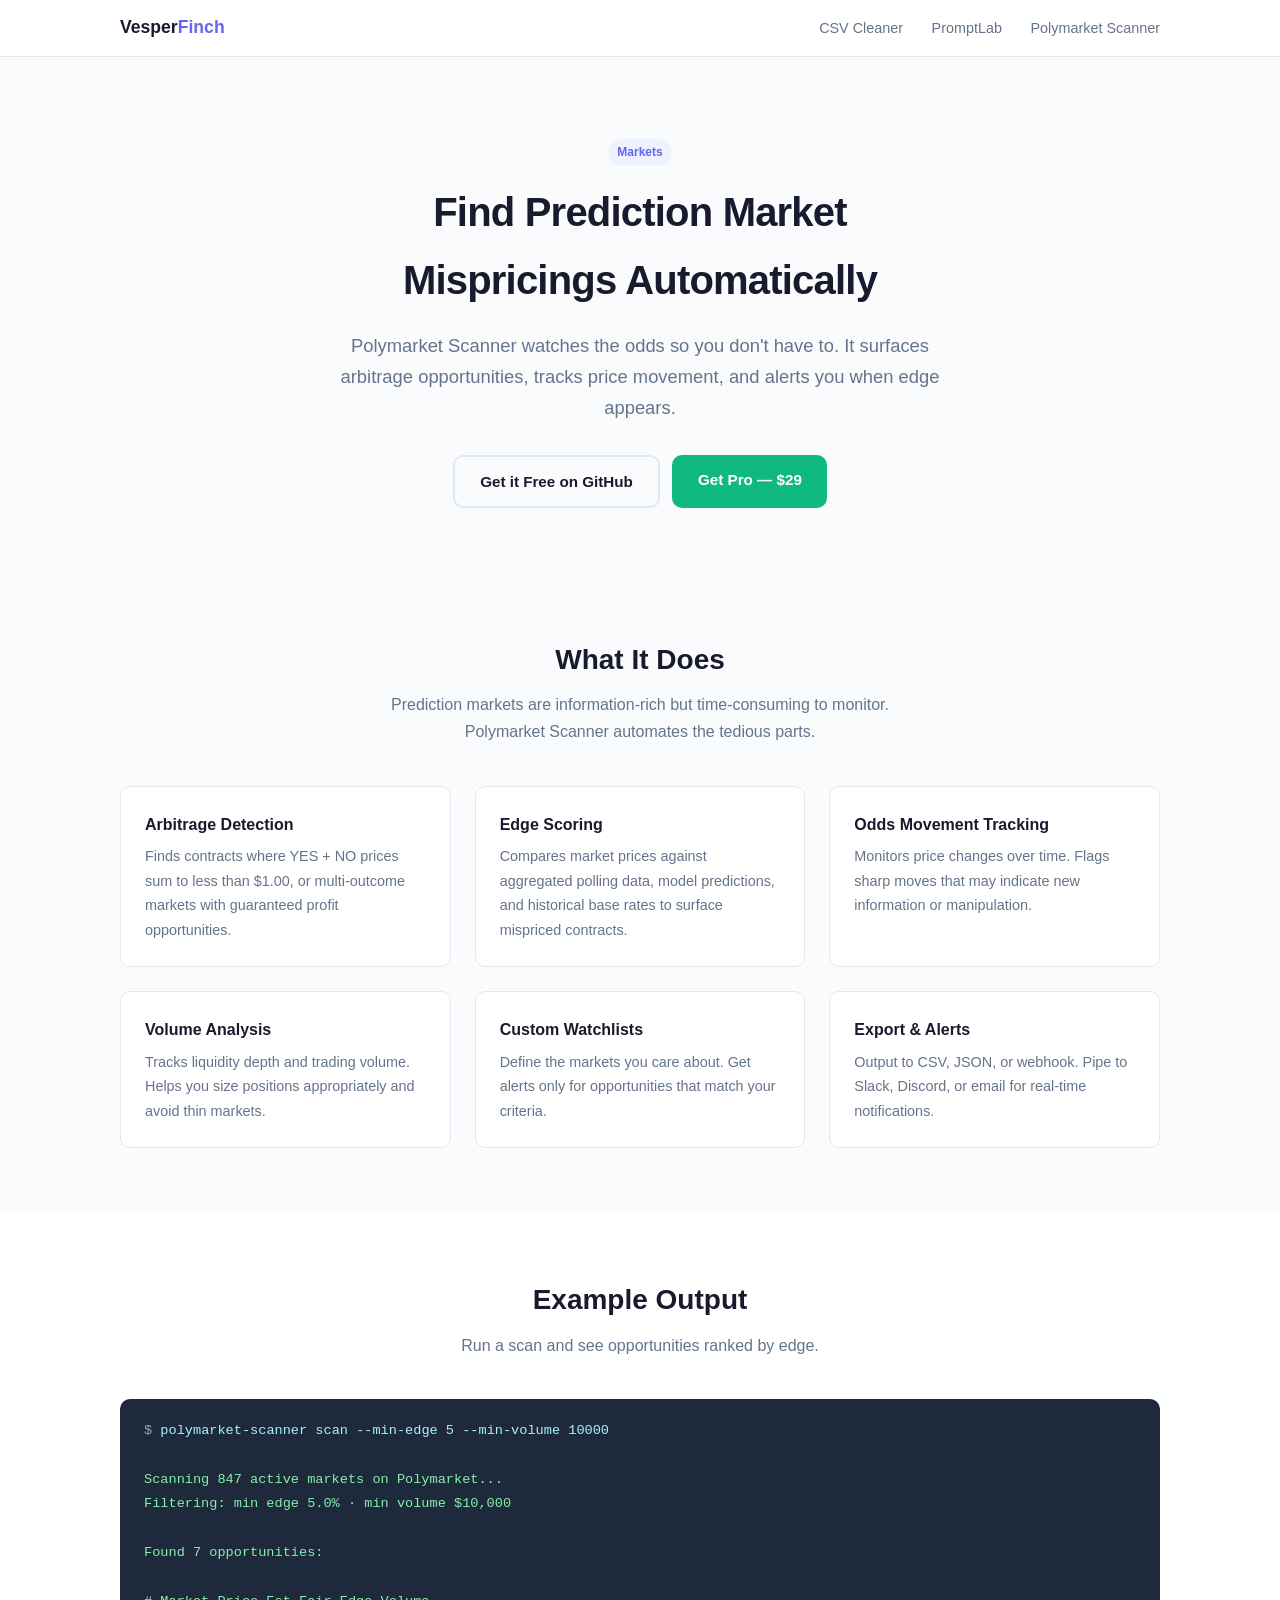
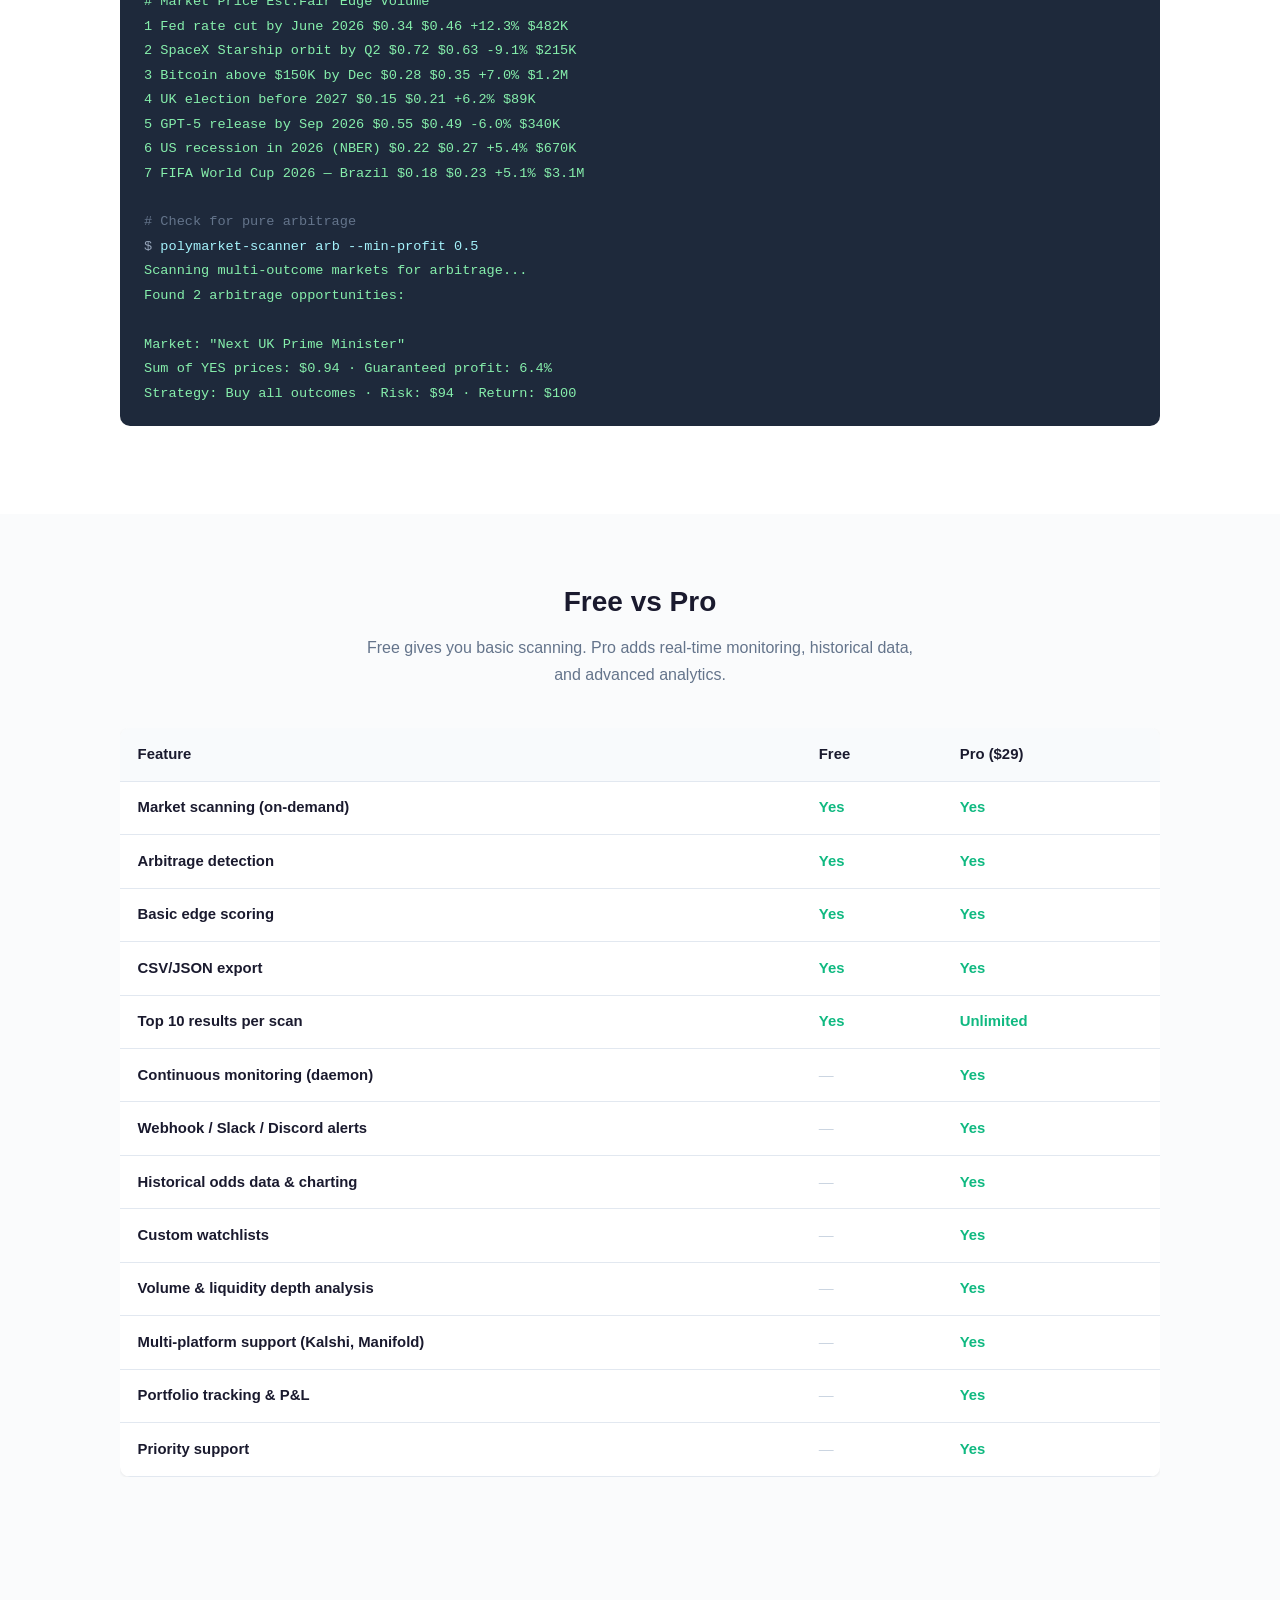
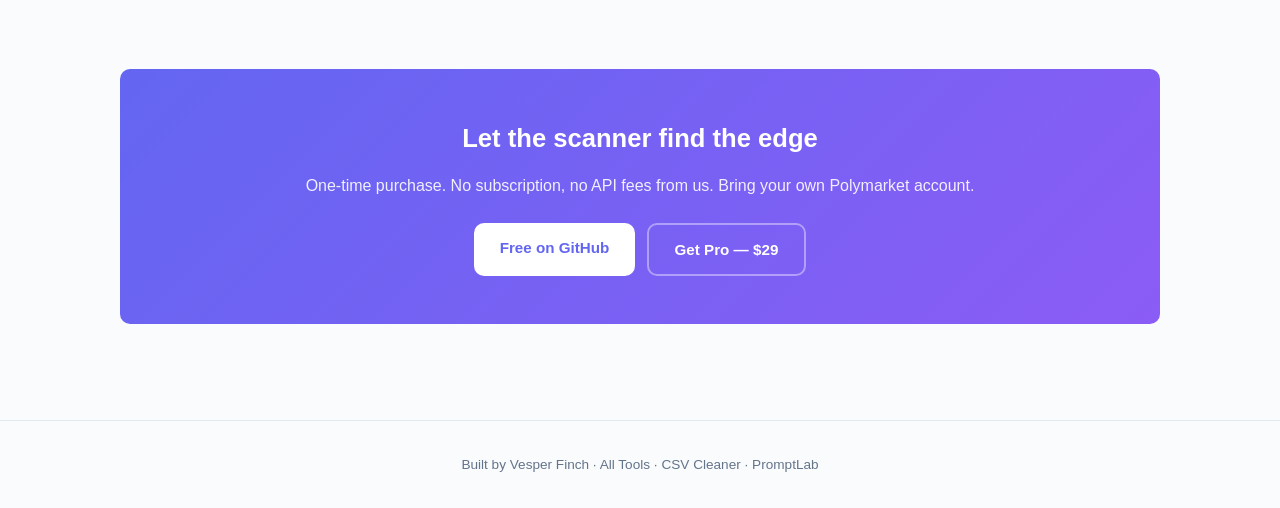
<file: polymarket-scanner.html>
<!DOCTYPE html>
<html lang="en">
<head>
<meta charset="UTF-8">
<meta name="viewport" content="width=device-width,initial-scale=1">
<title>Polymarket Scanner — Find Prediction Market Mispricings | Python</title>
<meta name="description" content="Polymarket Scanner finds mispricings and arbitrage opportunities on prediction markets. Scans Polymarket for edge, tracks odds movement, and exports alerts. Python CLI tool.">
<meta name="robots" content="index,follow">
<link rel="canonical" href="https://tools.vesperfinch.com/polymarket-scanner.html">
<meta property="og:type" content="product">
<meta property="og:title" content="Polymarket Scanner — Find Prediction Market Mispricings">
<meta property="og:description" content="Scan prediction markets for arbitrage and mispriced contracts. Python CLI with real-time alerts.">
<meta property="og:url" content="https://tools.vesperfinch.com/polymarket-scanner.html">
<meta name="twitter:card" content="summary_large_image">
<meta name="twitter:title" content="Polymarket Scanner — Find Prediction Market Mispricings">
<meta name="twitter:description" content="Python CLI for prediction market analysis. Find edge, track odds, export alerts.">
<link rel="stylesheet" href="style.css">
<script type="application/ld+json">
{
  "@context":"https://schema.org",
  "@type":"SoftwareApplication",
  "name":"Polymarket Scanner",
  "applicationCategory":"DeveloperApplication",
  "operatingSystem":"Windows, macOS, Linux",
  "offers":[
    {"@type":"Offer","price":"0","priceCurrency":"USD","description":"Free open-source edition","url":"https://github.com/vesper-astrena/polymarket-scanner"},
    {"@type":"Offer","price":"29","priceCurrency":"USD","description":"Pro edition with advanced features","url":"https://vesperfinch.gumroad.com/l/kxbax"}
  ],
  "author":{"@type":"Organization","name":"Vesper Finch"},
  "description":"Find mispricings and arbitrage opportunities on Polymarket and other prediction markets."
}
</script>
</head>
<body>

<header>
  <div class="container">
    <a href="index.html" class="logo">Vesper<span>Finch</span></a>
    <nav>
      <a href="csv-cleaner.html">CSV Cleaner</a>
      <a href="promptlab.html">PromptLab</a>
      <a href="polymarket-scanner.html">Polymarket Scanner</a>
    </nav>
  </div>
</header>

<section class="hero">
  <div class="container">
    <span class="badge">Markets</span>
    <h1>Find Prediction Market<br>Mispricings Automatically</h1>
    <p class="subtitle">Polymarket Scanner watches the odds so you don't have to. It surfaces arbitrage opportunities, tracks price movement, and alerts you when edge appears.</p>
    <div class="btn-group">
      <a href="https://github.com/vesper-astrena/polymarket-scanner" class="btn btn-outline">Get it Free on GitHub</a>
      <a href="https://vesperfinch.gumroad.com/l/kxbax" class="btn btn-green">Get Pro &mdash; $29</a>
    </div>
  </div>
</section>

<!-- What it does -->
<section>
  <div class="container">
    <div class="section-header">
      <h2>What It Does</h2>
      <p>Prediction markets are information-rich but time-consuming to monitor. Polymarket Scanner automates the tedious parts.</p>
    </div>
    <div class="features">
      <div class="feature">
        <h4>Arbitrage Detection</h4>
        <p>Finds contracts where YES + NO prices sum to less than $1.00, or multi-outcome markets with guaranteed profit opportunities.</p>
      </div>
      <div class="feature">
        <h4>Edge Scoring</h4>
        <p>Compares market prices against aggregated polling data, model predictions, and historical base rates to surface mispriced contracts.</p>
      </div>
      <div class="feature">
        <h4>Odds Movement Tracking</h4>
        <p>Monitors price changes over time. Flags sharp moves that may indicate new information or manipulation.</p>
      </div>
      <div class="feature">
        <h4>Volume Analysis</h4>
        <p>Tracks liquidity depth and trading volume. Helps you size positions appropriately and avoid thin markets.</p>
      </div>
      <div class="feature">
        <h4>Custom Watchlists</h4>
        <p>Define the markets you care about. Get alerts only for opportunities that match your criteria.</p>
      </div>
      <div class="feature">
        <h4>Export &amp; Alerts</h4>
        <p>Output to CSV, JSON, or webhook. Pipe to Slack, Discord, or email for real-time notifications.</p>
      </div>
    </div>
  </div>
</section>

<!-- Example Output -->
<section style="background:var(--surface)">
  <div class="container">
    <div class="section-header">
      <h2>Example Output</h2>
      <p>Run a scan and see opportunities ranked by edge.</p>
    </div>

    <div class="code-block">
      <span class="prompt">$</span> <span class="cmd">polymarket-scanner scan --min-edge 5 --min-volume 10000</span><br><br>
      <span class="out">Scanning 847 active markets on Polymarket...</span><br>
      <span class="out">Filtering: min edge 5.0% &middot; min volume $10,000</span><br><br>

      <span class="out">Found 7 opportunities:</span><br><br>

      <span class="out"> #  Market                              Price   Est.Fair  Edge    Volume</span><br>
      <span class="out"> 1  Fed rate cut by June 2026            $0.34   $0.46    +12.3%  $482K</span><br>
      <span class="out"> 2  SpaceX Starship orbit by Q2          $0.72   $0.63     -9.1%  $215K</span><br>
      <span class="out"> 3  Bitcoin above $150K by Dec            $0.28   $0.35     +7.0%  $1.2M</span><br>
      <span class="out"> 4  UK election before 2027              $0.15   $0.21     +6.2%  $89K</span><br>
      <span class="out"> 5  GPT-5 release by Sep 2026            $0.55   $0.49     -6.0%  $340K</span><br>
      <span class="out"> 6  US recession in 2026 (NBER)          $0.22   $0.27     +5.4%  $670K</span><br>
      <span class="out"> 7  FIFA World Cup 2026 — Brazil          $0.18   $0.23     +5.1%  $3.1M</span><br><br>

      <span class="comment"># Check for pure arbitrage</span><br>
      <span class="prompt">$</span> <span class="cmd">polymarket-scanner arb --min-profit 0.5</span><br>
      <span class="out">Scanning multi-outcome markets for arbitrage...</span><br>
      <span class="out">Found 2 arbitrage opportunities:</span><br><br>
      <span class="out"> Market: "Next UK Prime Minister"</span><br>
      <span class="out"> Sum of YES prices: $0.94 &middot; Guaranteed profit: 6.4%</span><br>
      <span class="out"> Strategy: Buy all outcomes &middot; Risk: $94 &middot; Return: $100</span>
    </div>
  </div>
</section>

<!-- Comparison Table -->
<section>
  <div class="container">
    <div class="section-header">
      <h2>Free vs Pro</h2>
      <p>Free gives you basic scanning. Pro adds real-time monitoring, historical data, and advanced analytics.</p>
    </div>
    <div class="table-wrap">
      <table>
        <thead>
          <tr><th>Feature</th><th>Free</th><th>Pro ($29)</th></tr>
        </thead>
        <tbody>
          <tr><td>Market scanning (on-demand)</td><td class="check">Yes</td><td class="check">Yes</td></tr>
          <tr><td>Arbitrage detection</td><td class="check">Yes</td><td class="check">Yes</td></tr>
          <tr><td>Basic edge scoring</td><td class="check">Yes</td><td class="check">Yes</td></tr>
          <tr><td>CSV/JSON export</td><td class="check">Yes</td><td class="check">Yes</td></tr>
          <tr><td>Top 10 results per scan</td><td class="check">Yes</td><td class="check">Unlimited</td></tr>
          <tr><td>Continuous monitoring (daemon)</td><td class="cross">&mdash;</td><td class="check">Yes</td></tr>
          <tr><td>Webhook / Slack / Discord alerts</td><td class="cross">&mdash;</td><td class="check">Yes</td></tr>
          <tr><td>Historical odds data &amp; charting</td><td class="cross">&mdash;</td><td class="check">Yes</td></tr>
          <tr><td>Custom watchlists</td><td class="cross">&mdash;</td><td class="check">Yes</td></tr>
          <tr><td>Volume &amp; liquidity depth analysis</td><td class="cross">&mdash;</td><td class="check">Yes</td></tr>
          <tr><td>Multi-platform support (Kalshi, Manifold)</td><td class="cross">&mdash;</td><td class="check">Yes</td></tr>
          <tr><td>Portfolio tracking &amp; P&amp;L</td><td class="cross">&mdash;</td><td class="check">Yes</td></tr>
          <tr><td>Priority support</td><td class="cross">&mdash;</td><td class="check">Yes</td></tr>
        </tbody>
      </table>
    </div>
  </div>
</section>

<!-- CTA -->
<section>
  <div class="container">
    <div class="cta-banner">
      <h2>Let the scanner find the edge</h2>
      <p>One-time purchase. No subscription, no API fees from us. Bring your own Polymarket account.</p>
      <div class="btn-group">
        <a href="https://github.com/vesper-astrena/polymarket-scanner" class="btn btn-primary">Free on GitHub</a>
        <a href="https://vesperfinch.gumroad.com/l/kxbax" class="btn btn-outline">Get Pro &mdash; $29</a>
      </div>
    </div>
  </div>
</section>

<footer>
  <div class="container">
    <p>Built by <a href="https://github.com/vesper-astrena">Vesper Finch</a> &middot; <a href="index.html">All Tools</a> &middot; <a href="csv-cleaner.html">CSV Cleaner</a> &middot; <a href="promptlab.html">PromptLab</a></p>
  </div>
</footer>

</body>
</html>
</file>
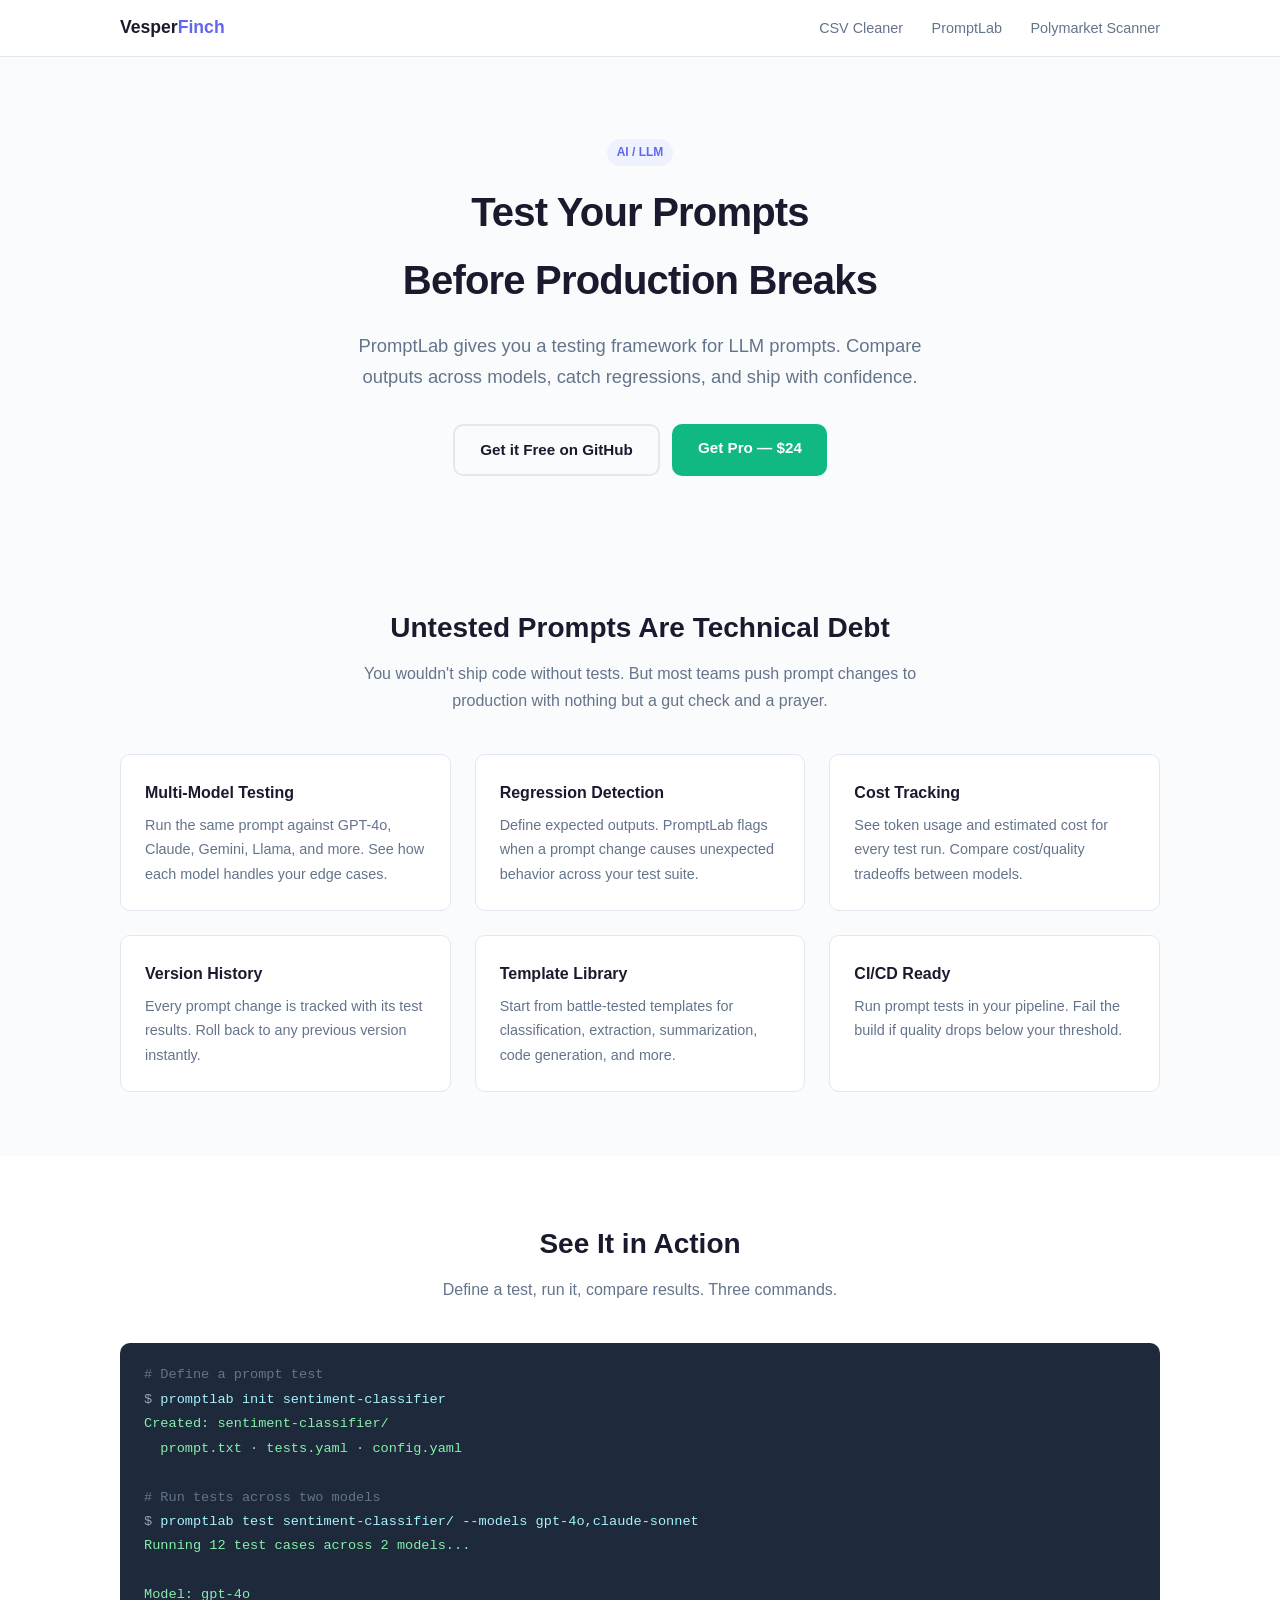
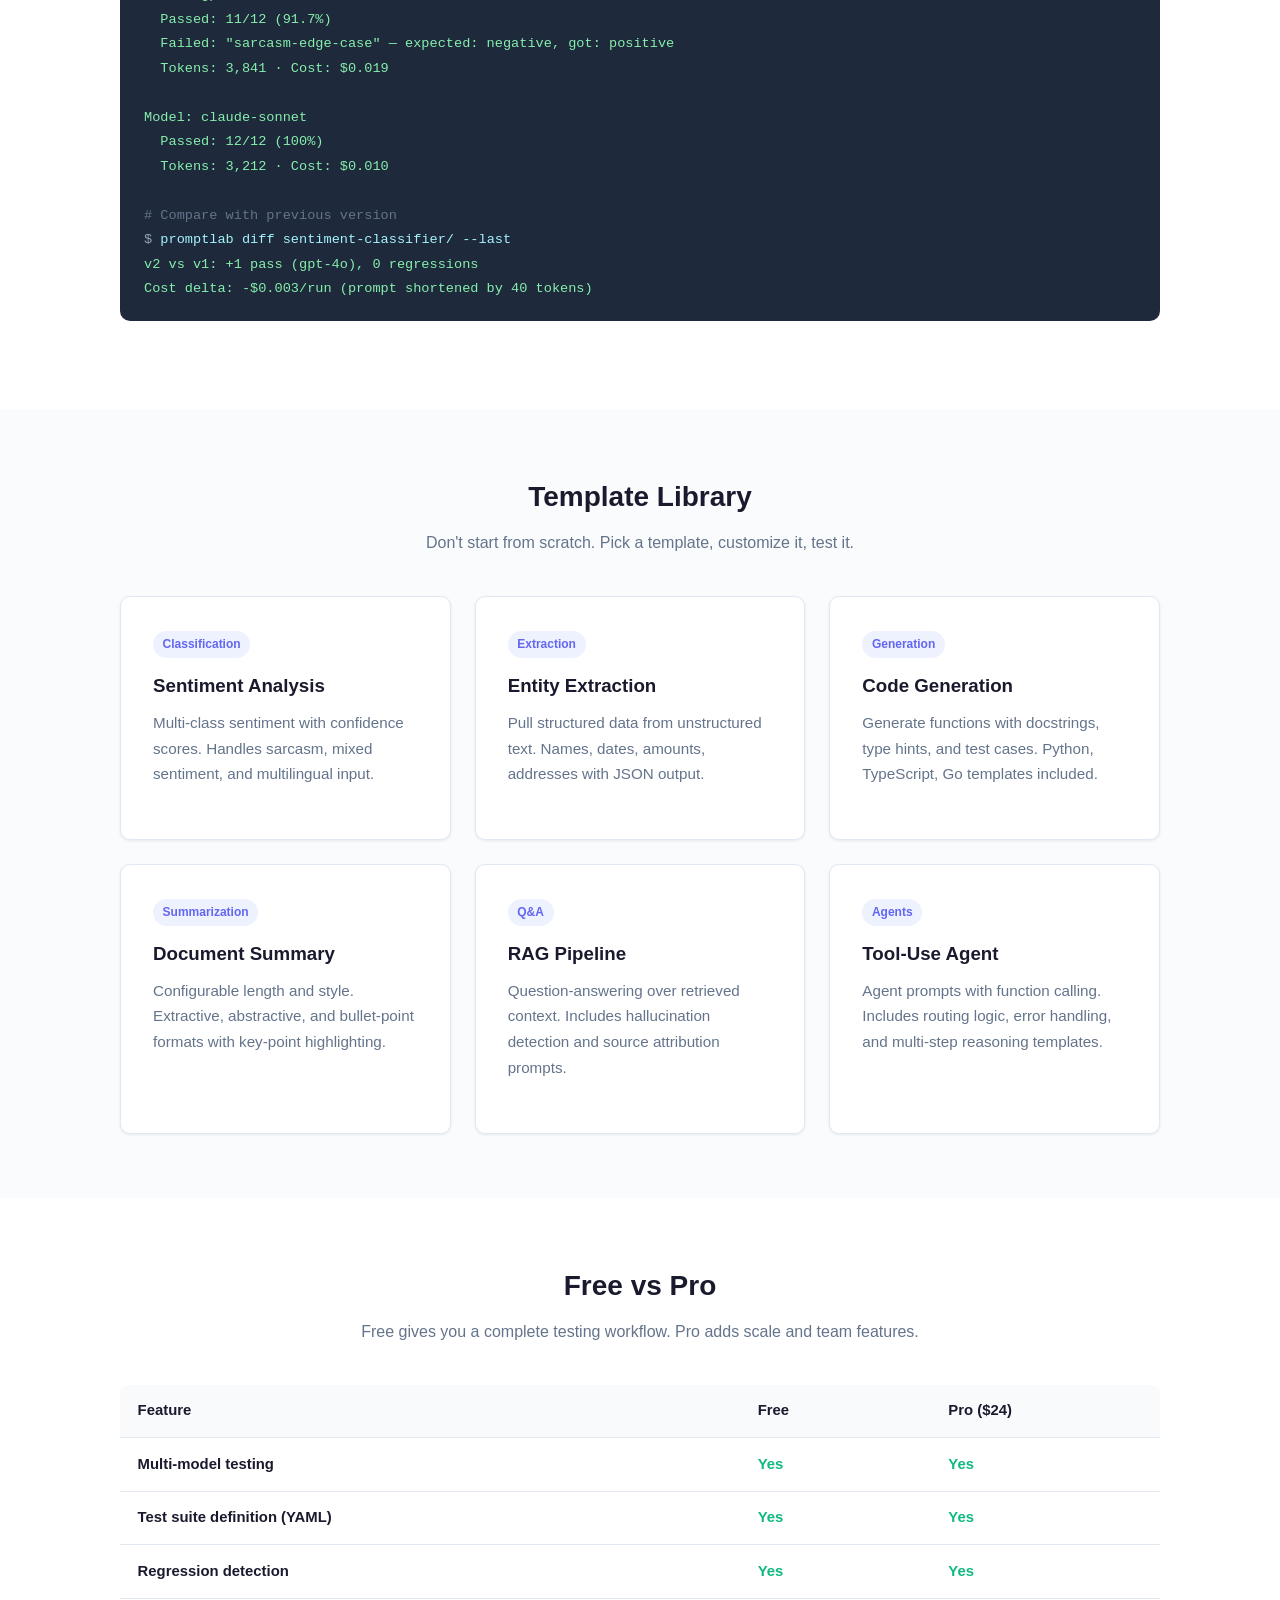
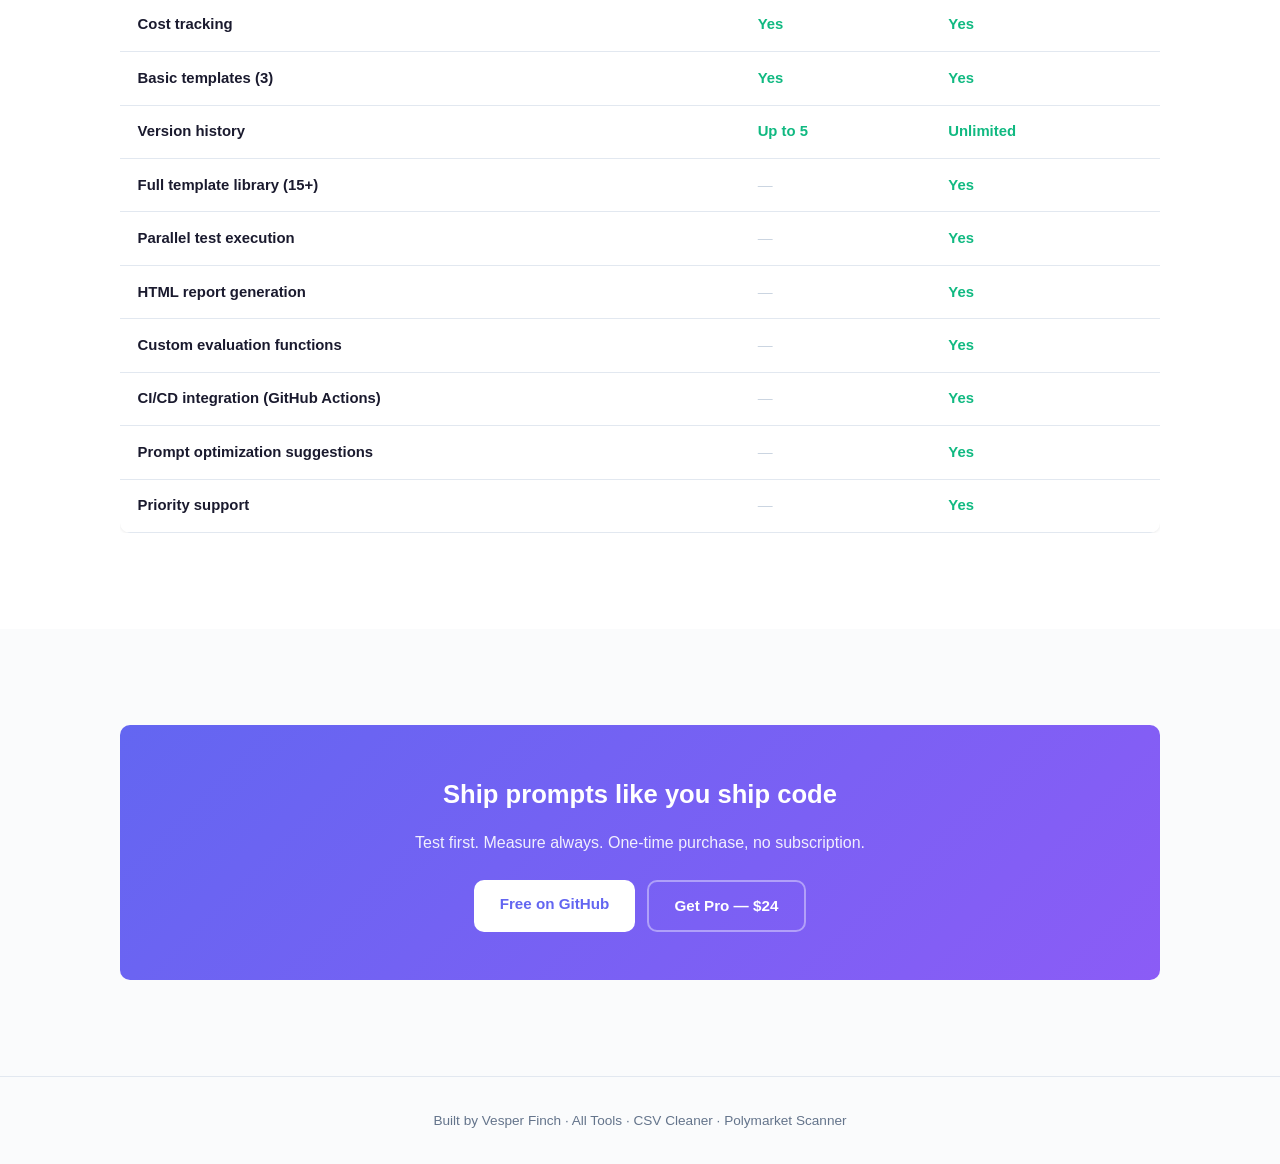
<file: promptlab.html>
<!DOCTYPE html>
<html lang="en">
<head>
<meta charset="UTF-8">
<meta name="viewport" content="width=device-width,initial-scale=1">
<title>PromptLab — Test and Compare LLM Prompts | Python CLI</title>
<meta name="description" content="PromptLab lets you test, compare, and version LLM prompts from the command line. Run A/B tests across GPT-4, Claude, and Gemini. Track regressions before they hit production.">
<meta name="robots" content="index,follow">
<link rel="canonical" href="https://tools.vesperfinch.com/promptlab.html">
<meta property="og:type" content="product">
<meta property="og:title" content="PromptLab — Test and Compare LLM Prompts">
<meta property="og:description" content="Test, compare, and version your LLM prompts from the CLI. Run A/B tests across models and catch regressions.">
<meta property="og:url" content="https://tools.vesperfinch.com/promptlab.html">
<meta name="twitter:card" content="summary_large_image">
<meta name="twitter:title" content="PromptLab — Test and Compare LLM Prompts">
<meta name="twitter:description" content="Python CLI for prompt engineering. Test across models, track costs, ship with confidence.">
<link rel="stylesheet" href="style.css">
<script type="application/ld+json">
{
  "@context":"https://schema.org",
  "@type":"SoftwareApplication",
  "name":"PromptLab",
  "applicationCategory":"DeveloperApplication",
  "operatingSystem":"Windows, macOS, Linux",
  "offers":[
    {"@type":"Offer","price":"0","priceCurrency":"USD","description":"Free open-source edition","url":"https://github.com/vesper-astrena/promptlab"},
    {"@type":"Offer","price":"24","priceCurrency":"USD","description":"Pro edition with advanced features","url":"https://vesperfinch.gumroad.com/l/qopfk"}
  ],
  "author":{"@type":"Organization","name":"Vesper Finch"},
  "description":"Test, compare, and version LLM prompts from the command line. Run A/B tests across GPT-4, Claude, and Gemini."
}
</script>
</head>
<body>

<header>
  <div class="container">
    <a href="index.html" class="logo">Vesper<span>Finch</span></a>
    <nav>
      <a href="csv-cleaner.html">CSV Cleaner</a>
      <a href="promptlab.html">PromptLab</a>
      <a href="polymarket-scanner.html">Polymarket Scanner</a>
    </nav>
  </div>
</header>

<section class="hero">
  <div class="container">
    <span class="badge">AI / LLM</span>
    <h1>Test Your Prompts<br>Before Production Breaks</h1>
    <p class="subtitle">PromptLab gives you a testing framework for LLM prompts. Compare outputs across models, catch regressions, and ship with confidence.</p>
    <div class="btn-group">
      <a href="https://github.com/vesper-astrena/promptlab" class="btn btn-outline">Get it Free on GitHub</a>
      <a href="https://vesperfinch.gumroad.com/l/qopfk" class="btn btn-green">Get Pro &mdash; $24</a>
    </div>
  </div>
</section>

<!-- Problem -->
<section>
  <div class="container">
    <div class="section-header">
      <h2>Untested Prompts Are Technical Debt</h2>
      <p>You wouldn't ship code without tests. But most teams push prompt changes to production with nothing but a gut check and a prayer.</p>
    </div>
    <div class="features">
      <div class="feature">
        <h4>Multi-Model Testing</h4>
        <p>Run the same prompt against GPT-4o, Claude, Gemini, Llama, and more. See how each model handles your edge cases.</p>
      </div>
      <div class="feature">
        <h4>Regression Detection</h4>
        <p>Define expected outputs. PromptLab flags when a prompt change causes unexpected behavior across your test suite.</p>
      </div>
      <div class="feature">
        <h4>Cost Tracking</h4>
        <p>See token usage and estimated cost for every test run. Compare cost/quality tradeoffs between models.</p>
      </div>
      <div class="feature">
        <h4>Version History</h4>
        <p>Every prompt change is tracked with its test results. Roll back to any previous version instantly.</p>
      </div>
      <div class="feature">
        <h4>Template Library</h4>
        <p>Start from battle-tested templates for classification, extraction, summarization, code generation, and more.</p>
      </div>
      <div class="feature">
        <h4>CI/CD Ready</h4>
        <p>Run prompt tests in your pipeline. Fail the build if quality drops below your threshold.</p>
      </div>
    </div>
  </div>
</section>

<!-- Demo -->
<section style="background:var(--surface)">
  <div class="container">
    <div class="section-header">
      <h2>See It in Action</h2>
      <p>Define a test, run it, compare results. Three commands.</p>
    </div>

    <div class="code-block">
      <span class="comment"># Define a prompt test</span><br>
      <span class="prompt">$</span> <span class="cmd">promptlab init sentiment-classifier</span><br>
      <span class="out">Created: sentiment-classifier/</span><br>
      <span class="out">&nbsp; prompt.txt &middot; tests.yaml &middot; config.yaml</span><br><br>

      <span class="comment"># Run tests across two models</span><br>
      <span class="prompt">$</span> <span class="cmd">promptlab test sentiment-classifier/ --models gpt-4o,claude-sonnet</span><br>
      <span class="out">Running 12 test cases across 2 models...</span><br><br>

      <span class="out">Model: gpt-4o</span><br>
      <span class="out">&nbsp; Passed: 11/12 (91.7%)</span><br>
      <span class="out">&nbsp; Failed: "sarcasm-edge-case" — expected: negative, got: positive</span><br>
      <span class="out">&nbsp; Tokens: 3,841 &middot; Cost: $0.019</span><br><br>

      <span class="out">Model: claude-sonnet</span><br>
      <span class="out">&nbsp; Passed: 12/12 (100%)</span><br>
      <span class="out">&nbsp; Tokens: 3,212 &middot; Cost: $0.010</span><br><br>

      <span class="comment"># Compare with previous version</span><br>
      <span class="prompt">$</span> <span class="cmd">promptlab diff sentiment-classifier/ --last</span><br>
      <span class="out">v2 vs v1: +1 pass (gpt-4o), 0 regressions</span><br>
      <span class="out">Cost delta: -$0.003/run (prompt shortened by 40 tokens)</span>
    </div>
  </div>
</section>

<!-- Template Library Preview -->
<section>
  <div class="container">
    <div class="section-header">
      <h2>Template Library</h2>
      <p>Don't start from scratch. Pick a template, customize it, test it.</p>
    </div>
    <div class="cards">
      <div class="card">
        <span class="badge">Classification</span>
        <h3>Sentiment Analysis</h3>
        <p>Multi-class sentiment with confidence scores. Handles sarcasm, mixed sentiment, and multilingual input.</p>
      </div>
      <div class="card">
        <span class="badge">Extraction</span>
        <h3>Entity Extraction</h3>
        <p>Pull structured data from unstructured text. Names, dates, amounts, addresses with JSON output.</p>
      </div>
      <div class="card">
        <span class="badge">Generation</span>
        <h3>Code Generation</h3>
        <p>Generate functions with docstrings, type hints, and test cases. Python, TypeScript, Go templates included.</p>
      </div>
      <div class="card">
        <span class="badge">Summarization</span>
        <h3>Document Summary</h3>
        <p>Configurable length and style. Extractive, abstractive, and bullet-point formats with key-point highlighting.</p>
      </div>
      <div class="card">
        <span class="badge">Q&amp;A</span>
        <h3>RAG Pipeline</h3>
        <p>Question-answering over retrieved context. Includes hallucination detection and source attribution prompts.</p>
      </div>
      <div class="card">
        <span class="badge">Agents</span>
        <h3>Tool-Use Agent</h3>
        <p>Agent prompts with function calling. Includes routing logic, error handling, and multi-step reasoning templates.</p>
      </div>
    </div>
  </div>
</section>

<!-- Comparison Table -->
<section style="background:var(--surface)">
  <div class="container">
    <div class="section-header">
      <h2>Free vs Pro</h2>
      <p>Free gives you a complete testing workflow. Pro adds scale and team features.</p>
    </div>
    <div class="table-wrap">
      <table>
        <thead>
          <tr><th>Feature</th><th>Free</th><th>Pro ($24)</th></tr>
        </thead>
        <tbody>
          <tr><td>Multi-model testing</td><td class="check">Yes</td><td class="check">Yes</td></tr>
          <tr><td>Test suite definition (YAML)</td><td class="check">Yes</td><td class="check">Yes</td></tr>
          <tr><td>Regression detection</td><td class="check">Yes</td><td class="check">Yes</td></tr>
          <tr><td>Cost tracking</td><td class="check">Yes</td><td class="check">Yes</td></tr>
          <tr><td>Basic templates (3)</td><td class="check">Yes</td><td class="check">Yes</td></tr>
          <tr><td>Version history</td><td class="check">Up to 5</td><td class="check">Unlimited</td></tr>
          <tr><td>Full template library (15+)</td><td class="cross">&mdash;</td><td class="check">Yes</td></tr>
          <tr><td>Parallel test execution</td><td class="cross">&mdash;</td><td class="check">Yes</td></tr>
          <tr><td>HTML report generation</td><td class="cross">&mdash;</td><td class="check">Yes</td></tr>
          <tr><td>Custom evaluation functions</td><td class="cross">&mdash;</td><td class="check">Yes</td></tr>
          <tr><td>CI/CD integration (GitHub Actions)</td><td class="cross">&mdash;</td><td class="check">Yes</td></tr>
          <tr><td>Prompt optimization suggestions</td><td class="cross">&mdash;</td><td class="check">Yes</td></tr>
          <tr><td>Priority support</td><td class="cross">&mdash;</td><td class="check">Yes</td></tr>
        </tbody>
      </table>
    </div>
  </div>
</section>

<!-- CTA -->
<section>
  <div class="container">
    <div class="cta-banner">
      <h2>Ship prompts like you ship code</h2>
      <p>Test first. Measure always. One-time purchase, no subscription.</p>
      <div class="btn-group">
        <a href="https://github.com/vesper-astrena/promptlab" class="btn btn-primary">Free on GitHub</a>
        <a href="https://vesperfinch.gumroad.com/l/qopfk" class="btn btn-outline">Get Pro &mdash; $24</a>
      </div>
    </div>
  </div>
</section>

<footer>
  <div class="container">
    <p>Built by <a href="https://github.com/vesper-astrena">Vesper Finch</a> &middot; <a href="index.html">All Tools</a> &middot; <a href="csv-cleaner.html">CSV Cleaner</a> &middot; <a href="polymarket-scanner.html">Polymarket Scanner</a></p>
  </div>
</footer>

</body>
</html>
</file>
<file: style.css>
/* ===== Reset & Base ===== */
*,*::before,*::after{box-sizing:border-box;margin:0;padding:0}
:root{
  --bg:#fafbfc;--surface:#fff;--text:#1a1a2e;--muted:#64748b;
  --accent:#6366f1;--accent-hover:#4f46e5;--green:#10b981;--green-hover:#059669;
  --border:#e2e8f0;--radius:10px;--shadow:0 1px 3px rgba(0,0,0,.08);
  --max-w:1080px;
}
html{font-size:16px;scroll-behavior:smooth}
body{font-family:-apple-system,BlinkMacSystemFont,"Segoe UI",Roboto,Helvetica,Arial,sans-serif;
  color:var(--text);background:var(--bg);line-height:1.7}
a{color:var(--accent);text-decoration:none}
a:hover{text-decoration:underline}
img{max-width:100%;display:block}

/* ===== Layout ===== */
.container{max-width:var(--max-w);margin:0 auto;padding:0 1.25rem}
section{padding:4rem 0}

/* ===== Header / Nav ===== */
header{background:var(--surface);border-bottom:1px solid var(--border);position:sticky;top:0;z-index:50}
header .container{display:flex;align-items:center;justify-content:space-between;height:56px}
.logo{font-weight:700;font-size:1.1rem;color:var(--text)}
.logo span{color:var(--accent)}
nav a{margin-left:1.5rem;font-size:.9rem;color:var(--muted);font-weight:500}
nav a:hover{color:var(--accent);text-decoration:none}

/* ===== Hero ===== */
.hero{text-align:center;padding:5rem 0 4rem}
.hero h1{font-size:2.5rem;font-weight:800;letter-spacing:-.02em;margin-bottom:1rem}
.hero .subtitle{font-size:1.15rem;color:var(--muted);max-width:600px;margin:0 auto 2rem}
@media(max-width:640px){.hero h1{font-size:1.75rem}.hero .subtitle{font-size:1rem}}

/* ===== Buttons ===== */
.btn{display:inline-block;padding:.7rem 1.6rem;border-radius:var(--radius);font-weight:600;
  font-size:.95rem;transition:background .15s,transform .15s;border:none;cursor:pointer}
.btn:hover{transform:translateY(-1px);text-decoration:none}
.btn-primary{background:var(--accent);color:#fff}
.btn-primary:hover{background:var(--accent-hover);color:#fff}
.btn-green{background:var(--green);color:#fff}
.btn-green:hover{background:var(--green-hover);color:#fff}
.btn-outline{border:2px solid var(--border);color:var(--text);background:transparent}
.btn-outline:hover{border-color:var(--accent);color:var(--accent)}
.btn-group{display:flex;gap:.75rem;flex-wrap:wrap;justify-content:center;margin-top:1.5rem}

/* ===== Cards ===== */
.cards{display:grid;grid-template-columns:repeat(auto-fit,minmax(300px,1fr));gap:1.5rem}
.card{background:var(--surface);border:1px solid var(--border);border-radius:var(--radius);
  padding:2rem;box-shadow:var(--shadow);transition:box-shadow .2s}
.card:hover{box-shadow:0 4px 12px rgba(0,0,0,.1)}
.card h3{margin-bottom:.5rem}
.card p{color:var(--muted);font-size:.95rem;margin-bottom:1.25rem}
.badge{display:inline-block;font-size:.75rem;font-weight:700;padding:.2rem .6rem;
  border-radius:999px;background:#eef2ff;color:var(--accent);margin-bottom:.75rem}

/* ===== Feature Grid ===== */
.features{display:grid;grid-template-columns:repeat(auto-fit,minmax(260px,1fr));gap:1.5rem}
.feature{padding:1.5rem;background:var(--surface);border:1px solid var(--border);border-radius:var(--radius)}
.feature h4{margin-bottom:.4rem}
.feature p{color:var(--muted);font-size:.9rem}

/* ===== Comparison Table ===== */
.table-wrap{overflow-x:auto;margin:2rem 0}
table{width:100%;border-collapse:collapse;background:var(--surface);border-radius:var(--radius);overflow:hidden;
  box-shadow:var(--shadow)}
th,td{padding:.85rem 1.1rem;text-align:left;border-bottom:1px solid var(--border);font-size:.93rem}
th{background:#f8fafc;font-weight:700;white-space:nowrap}
td:first-child{font-weight:600}
.check{color:var(--green);font-weight:700}
.cross{color:#cbd5e1}

/* ===== Code Block / Demo ===== */
.code-block{background:#1e293b;color:#e2e8f0;border-radius:var(--radius);padding:1.25rem 1.5rem;
  overflow-x:auto;font-family:"SF Mono",Consolas,monospace;font-size:.85rem;line-height:1.8;margin:1.5rem 0}
.code-block .prompt{color:#94a3b8}
.code-block .cmd{color:#a5f3fc}
.code-block .out{color:#86efac}
.code-block .comment{color:#64748b}

/* ===== Before/After ===== */
.ba-grid{display:grid;grid-template-columns:1fr 1fr;gap:1.5rem;margin:2rem 0}
@media(max-width:640px){.ba-grid{grid-template-columns:1fr}}
.ba-grid .ba-box{border-radius:var(--radius);padding:1.25rem;font-family:monospace;font-size:.82rem;line-height:1.7}
.ba-before{background:#fef2f2;border:1px solid #fecaca}
.ba-after{background:#f0fdf4;border:1px solid #bbf7d0}
.ba-label{font-family:-apple-system,sans-serif;font-weight:700;font-size:.85rem;margin-bottom:.5rem}

/* ===== Section Headers ===== */
.section-header{text-align:center;margin-bottom:2.5rem}
.section-header h2{font-size:1.75rem;font-weight:800;margin-bottom:.5rem}
.section-header p{color:var(--muted);max-width:560px;margin:0 auto}

/* ===== CTA Banner ===== */
.cta-banner{background:linear-gradient(135deg,#6366f1,#8b5cf6);color:#fff;border-radius:var(--radius);
  padding:3rem 2rem;text-align:center;margin:2rem 0}
.cta-banner h2{font-size:1.6rem;margin-bottom:.75rem}
.cta-banner p{opacity:.9;margin-bottom:1.5rem}
.cta-banner .btn-primary{background:#fff;color:var(--accent)}
.cta-banner .btn-primary:hover{background:#f0f0ff}
.cta-banner .btn-outline{border-color:rgba(255,255,255,.4);color:#fff}
.cta-banner .btn-outline:hover{border-color:#fff}

/* ===== Footer ===== */
footer{border-top:1px solid var(--border);padding:2rem 0;text-align:center;color:var(--muted);font-size:.85rem}
footer a{color:var(--muted)}
footer a:hover{color:var(--accent)}

/* ===== Price Tag ===== */
.price{font-size:2rem;font-weight:800;color:var(--accent)}
.price-note{font-size:.85rem;color:var(--muted)}
</file>
